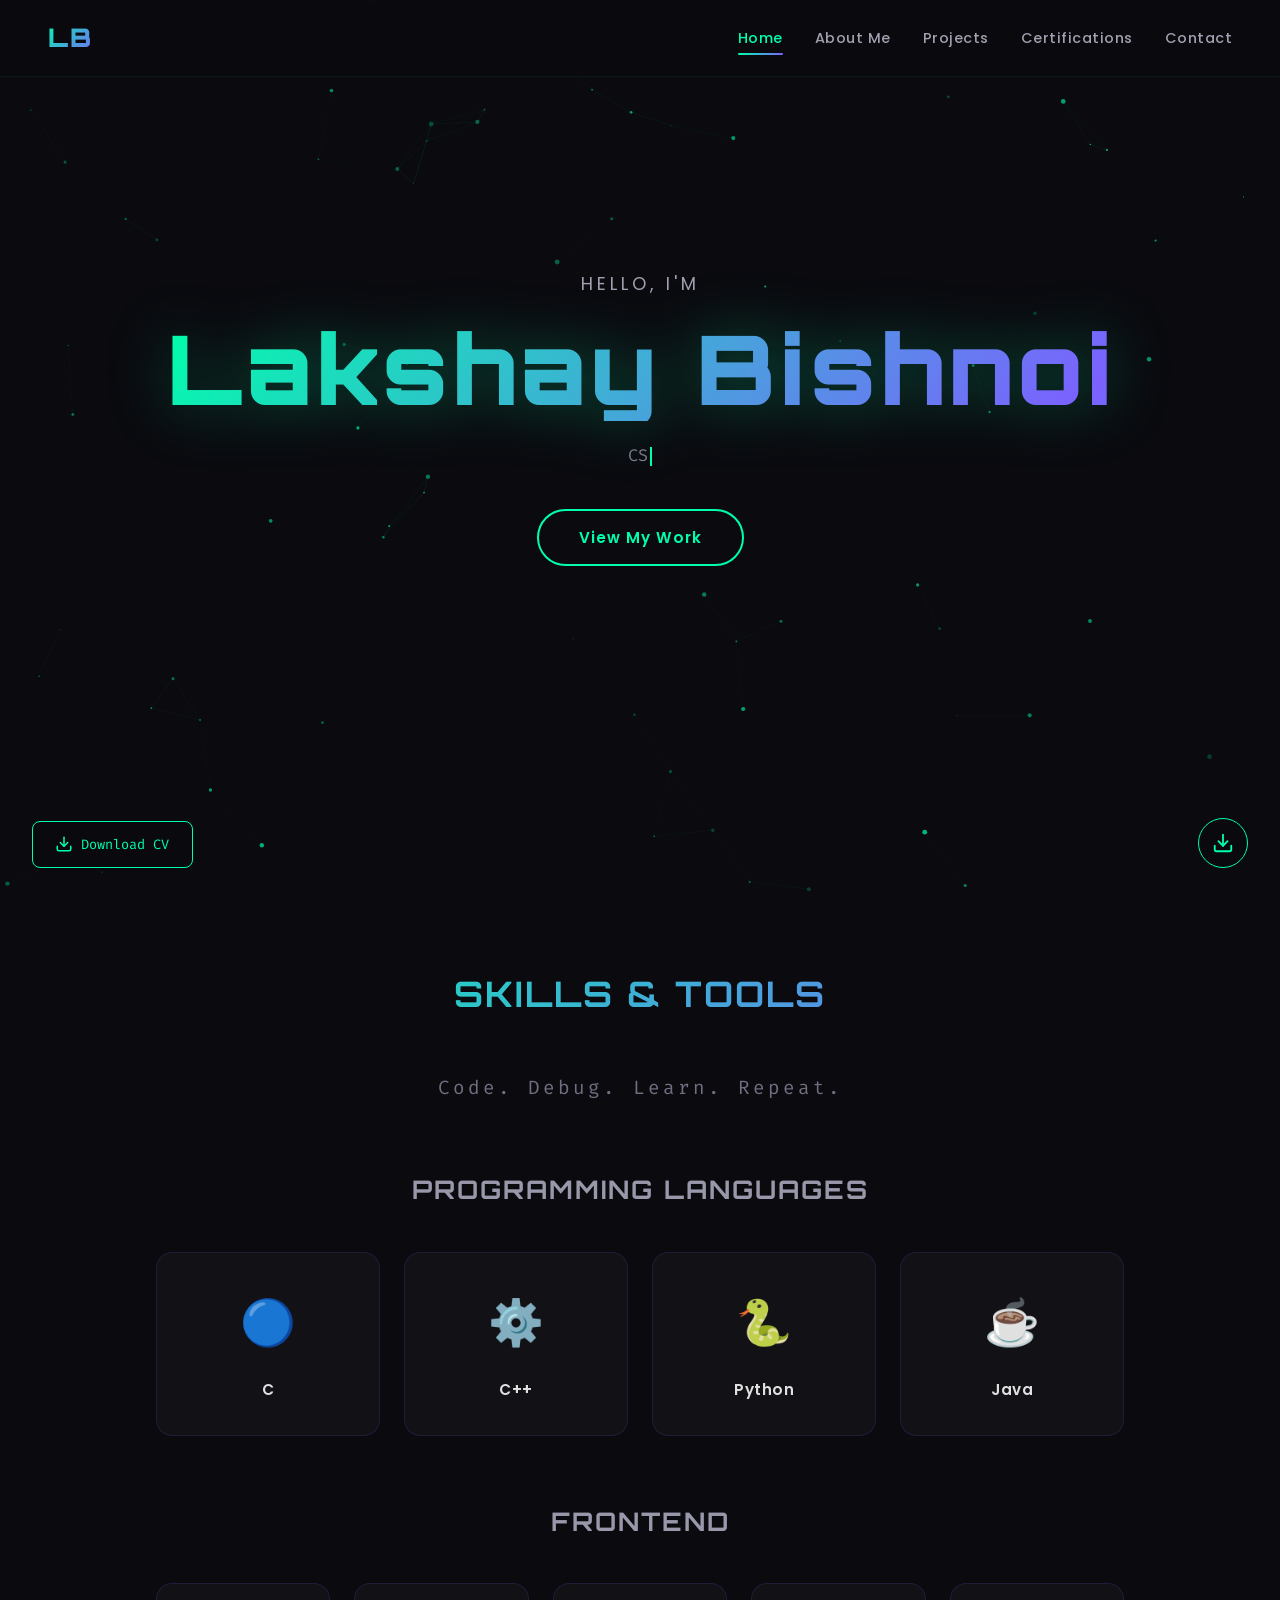
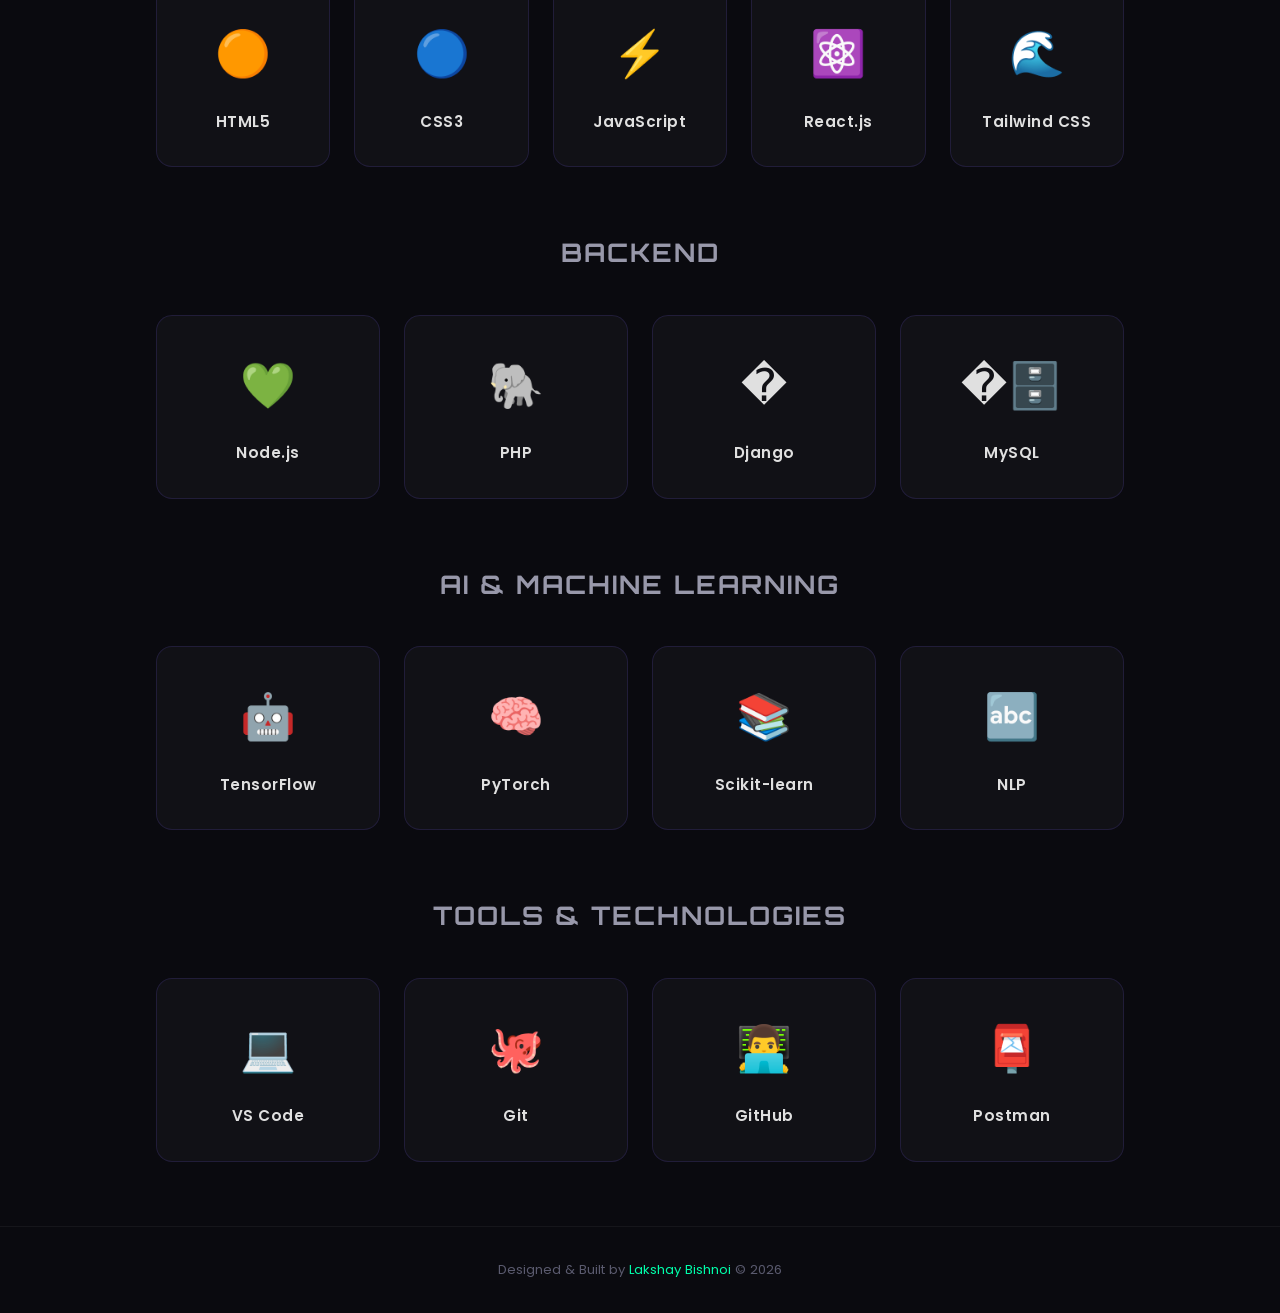
<file: index.html>
<!DOCTYPE html>
<html lang="en">
<head>
  <meta charset="UTF-8" />
  <meta name="viewport" content="width=device-width, initial-scale=1.0" />
  <title>Lakshay Bishnoi | Developer Portfolio</title>
  <meta name="description" content="Portfolio of Lakshay Bishnoi — CSE student, AI/ML enthusiast, and backend developer." />

  <!-- Google Fonts -->
  <link rel="preconnect" href="https://fonts.googleapis.com" />
  <link rel="preconnect" href="https://fonts.gstatic.com" crossorigin />
  <link href="https://fonts.googleapis.com/css2?family=Orbitron:wght@400;600;700;900&family=Poppins:wght@300;400;500;600;700&family=Fira+Code:wght@400;500&display=swap" rel="stylesheet" />

  <link rel="stylesheet" href="style.css" />
</head>
<body>

  <!-- Particle Background -->
  <canvas id="particles-canvas"></canvas>

  <!-- Navigation -->
  <nav class="navbar">
    <a href="index.html" class="nav-logo">LB</a>
    <div class="hamburger">
      <span></span>
      <span></span>
      <span></span>
    </div>
    <ul class="nav-links">
      <li><a href="index.html" class="active">Home</a></li>
      <li><a href="about.html">About Me</a></li>
      <li><a href="projects.html">Projects</a></li>
      <li><a href="certifications.html">Certifications</a></li>
      <li><a href="contact.html">Contact</a></li>
    </ul>
  </nav>

  <!-- ===== Hero Section ===== -->
  <section class="hero" id="home">
    <p class="hero-subtitle">Hello, I'm</p>
    <h1 class="hero-name">Lakshay Bishnoi</h1>
    <p class="hero-tagline">
      <span class="typing-text"></span><span class="cursor"></span>
    </p>
    <a href="projects.html" class="hero-cta">View My Work</a>
  </section>

  <!-- Download CV Button -->
  <a href="certifications/Lakshay Bishnoi cv.pdf" download class="download-cv-btn">
    <svg xmlns="http://www.w3.org/2000/svg" width="18" height="18" viewBox="0 0 24 24" fill="none" stroke="currentColor" stroke-width="2" stroke-linecap="round" stroke-linejoin="round"><path d="M21 15v4a2 2 0 0 1-2 2H5a2 2 0 0 1-2-2v-4"/><polyline points="7 10 12 15 17 10"/><line x1="12" y1="15" x2="12" y2="3"/></svg>
    Download CV
  </a>

  <!-- Download Portfolio as PDF Button -->
  <button class="download-portfolio-btn" onclick="downloadFullPortfolio()" title="Download Portfolio as PDF">
    <svg xmlns="http://www.w3.org/2000/svg" width="22" height="22" viewBox="0 0 24 24" fill="none" stroke="currentColor" stroke-width="2" stroke-linecap="round" stroke-linejoin="round"><path d="M21 15v4a2 2 0 0 1-2 2H5a2 2 0 0 1-2-2v-4"/><polyline points="7 10 12 15 17 10"/><line x1="12" y1="15" x2="12" y2="3"/></svg>
  </button>

  <!-- ===== Skills & Tools Section ===== -->
  <section class="skills-section">
    <h2 class="section-title">Skills & Tools</h2>
    <p class="skills-tagline">Code. Debug. Learn. Repeat.</p>

    <!-- Programming Section -->
    <div class="skills-category">
      <h3 class="category-title">Programming Languages</h3>
      <div class="skills-grid">
        <div class="skill-card">
          <div class="skill-icon">🔵</div>
          <h4 class="skill-name">C</h4>
        </div>
        <div class="skill-card">
          <div class="skill-icon">⚙️</div>
          <h4 class="skill-name">C++</h4>
        </div>
        <div class="skill-card">
          <div class="skill-icon">🐍</div>
          <h4 class="skill-name">Python</h4>
        </div>
        <div class="skill-card">
          <div class="skill-icon">☕</div>
          <h4 class="skill-name">Java</h4>
        </div>
      </div>
    </div>

    <!-- Frontend Section -->
    <div class="skills-category">
      <h3 class="category-title">Frontend</h3>
      <div class="skills-grid">
        <div class="skill-card">
          <div class="skill-icon">🟠</div>
          <h4 class="skill-name">HTML5</h4>
        </div>
        <div class="skill-card">
          <div class="skill-icon">🔵</div>
          <h4 class="skill-name">CSS3</h4>
        </div>
        <div class="skill-card">
          <div class="skill-icon">⚡</div>
          <h4 class="skill-name">JavaScript</h4>
        </div>
        <div class="skill-card">
          <div class="skill-icon">⚛️</div>
          <h4 class="skill-name">React.js</h4>
        </div>
        <div class="skill-card">
          <div class="skill-icon">🌊</div>
          <h4 class="skill-name">Tailwind CSS</h4>
        </div>
      </div>
    </div>

    <!-- Backend Section -->
    <div class="skills-category">
      <h3 class="category-title">Backend</h3>
      <div class="skills-grid">
        <div class="skill-card">
          <div class="skill-icon">💚</div>
          <h4 class="skill-name">Node.js</h4>
        </div>
        <div class="skill-card">
          <div class="skill-icon">🐘</div>
          <h4 class="skill-name">PHP</h4>
        </div>
        <div class="skill-card">
          <div class="skill-icon">�</div>
          <h4 class="skill-name">Django</h4>
        </div>
        <div class="skill-card">
          <div class="skill-icon">�🗄️</div>
          <h4 class="skill-name">MySQL</h4>
        </div>
      </div>
    </div>

    <!-- AI & Machine Learning Section -->
    <div class="skills-category">
      <h3 class="category-title">AI & Machine Learning</h3>
      <div class="skills-grid">
        <div class="skill-card">
          <div class="skill-icon">🤖</div>
          <h4 class="skill-name">TensorFlow</h4>
        </div>
        <div class="skill-card">
          <div class="skill-icon">🧠</div>
          <h4 class="skill-name">PyTorch</h4>
        </div>
        <div class="skill-card">
          <div class="skill-icon">📚</div>
          <h4 class="skill-name">Scikit-learn</h4>
        </div>
        <div class="skill-card">
          <div class="skill-icon">🔤</div>
          <h4 class="skill-name">NLP</h4>
        </div>
      </div>
    </div>

    <!-- Tools & Technologies Section -->
    <div class="skills-category">
      <h3 class="category-title">Tools & Technologies</h3>
      <div class="skills-grid">
        <div class="skill-card">
          <div class="skill-icon">💻</div>
          <h4 class="skill-name">VS Code</h4>
        </div>
        <div class="skill-card">
          <div class="skill-icon">🐙</div>
          <h4 class="skill-name">Git</h4>
        </div>
        <div class="skill-card">
          <div class="skill-icon">👨‍💻</div>
          <h4 class="skill-name">GitHub</h4>
        </div>
        <div class="skill-card">
          <div class="skill-icon">📮</div>
          <h4 class="skill-name">Postman</h4>
        </div>
      </div>
    </div>
  </section>

  <!-- Footer -->
  <footer class="footer">
    <p>Designed &amp; Built by <span>Lakshay Bishnoi</span> &copy; 2026</p>
  </footer>

  <script src="script.js"></script>
  <script>
    async function downloadFullPortfolio() {
      const pages = ['index.html', 'about.html', 'projects.html', 'certifications.html', 'contact.html'];
      const pageTitles = ['Home', 'About Me', 'Projects', 'Certifications', 'Contact'];
      let combinedContent = '';

      for (let i = 0; i < pages.length; i++) {
        try {
          const res = await fetch(pages[i]);
          const html = await res.text();
          const parser = new DOMParser();
          const doc = parser.parseFromString(html, 'text/html');
          const section = doc.querySelector('.hero, .page-section');
          if (section) {
            combinedContent += '<div class="pdf-page">';
            combinedContent += '<h1 class="pdf-page-title">' + pageTitles[i] + '</h1>';
            combinedContent += section.innerHTML;
            combinedContent += '</div>';
          }
        } catch (e) { /* skip failed pages */ }
      }

      const printWindow = window.open('', '_blank');
      printWindow.document.write(`
        <!DOCTYPE html>
        <html><head>
          <title>Lakshay Bishnoi - Portfolio</title>
          <link href="https://fonts.googleapis.com/css2?family=Orbitron:wght@400;600;700;900&family=Poppins:wght@300;400;500;600;700&family=Fira+Code:wght@400;500&display=swap" rel="stylesheet" />
          <style>
            * { margin: 0; padding: 0; box-sizing: border-box; }
            body { font-family: 'Poppins', sans-serif; color: #222; background: #fff; padding: 2rem; }
            .pdf-page { page-break-after: always; margin-bottom: 2rem; padding-bottom: 2rem; border-bottom: 2px solid #eee; }
            .pdf-page:last-child { page-break-after: avoid; border-bottom: none; }
            .pdf-page-title { font-family: 'Orbitron', sans-serif; font-size: 1.8rem; color: #7b61ff; margin-bottom: 1.5rem; padding-bottom: 0.5rem; border-bottom: 2px solid #00ffaa; }
            h1, h2, h3 { color: #111; }
            .hero-name { font-family: 'Orbitron', sans-serif; font-size: 2.5rem; color: #7b61ff; background: none; -webkit-text-fill-color: #7b61ff; }
            .hero-subtitle { font-size: 1rem; color: #555; margin-bottom: 0.5rem; }
            .hero-tagline { font-size: 1rem; color: #333; margin: 0.5rem 0; }
            .hero-cta { display: none; }
            .cursor { display: none; }
            .section-title { font-family: 'Orbitron', sans-serif; font-size: 1.5rem; color: #7b61ff; margin-bottom: 1rem; }
            .about-text p { margin-bottom: 0.8rem; line-height: 1.7; color: #333; }
            .tech-stack { display: flex; flex-wrap: wrap; gap: 0.5rem; margin-top: 1rem; }
            .tech-tag { background: #f0f0f0; padding: 0.3rem 0.8rem; border-radius: 15px; font-size: 0.8rem; color: #333; border: 1px solid #ddd; }
            .projects-grid, .certs-grid { display: grid; grid-template-columns: repeat(2, 1fr); gap: 1.5rem; margin-top: 1rem; }
            .project-card, .cert-card { background: #f9f9f9; border: 1px solid #ddd; border-radius: 10px; padding: 1.2rem; }
            .project-title, .cert-title { font-size: 1rem; margin-bottom: 0.3rem; color: #111; }
            .project-desc { font-size: 0.85rem; color: #555; line-height: 1.5; }
            .project-tech { display: flex; flex-wrap: wrap; gap: 0.3rem; margin-top: 0.5rem; }
            .project-tech span { background: #e8e8e8; padding: 0.2rem 0.5rem; border-radius: 10px; font-size: 0.7rem; color: #444; }
            .cert-issuer { font-size: 0.8rem; color: #777; }
            .cert-img { max-width: 100%; border-radius: 6px; margin-bottom: 0.5rem; }
            .cert-download { display: none; }
            .project-links { display: none; }
            .profile-card { text-align: center; margin-bottom: 1.5rem; }
            .profile-img { width: 120px; height: 120px; border-radius: 50%; object-fit: cover; }
            .profile-img-wrapper { display: inline-block; }
            .profile-name-hero { font-family: 'Orbitron', sans-serif; font-size: 1.3rem; color: #7b61ff; background: none; -webkit-text-fill-color: #7b61ff; margin-top: 0.5rem; }
            .contact-links { display: flex; flex-wrap: wrap; gap: 1rem; margin-top: 1rem; }
            .contact-item { display: flex; align-items: center; gap: 0.5rem; color: #333; text-decoration: none; font-size: 0.9rem; }
            .contact-item svg { width: 20px; height: 20px; fill: #7b61ff; }
            .contact-text { color: #555; line-height: 1.6; margin-bottom: 1rem; }
            img { max-width: 100%; }
            @media print {
              body { padding: 1rem; }
              .pdf-page { page-break-after: always; }
            }
          </style>
        </head>
        <body>${combinedContent}
          <script>
            window.onload = function() {
              setTimeout(function() { window.print(); window.close(); }, 500);
            };
          <\/script>
        </body></html>
      `);
      printWindow.document.close();
    }
  </script>
</body>
</html>
</file>
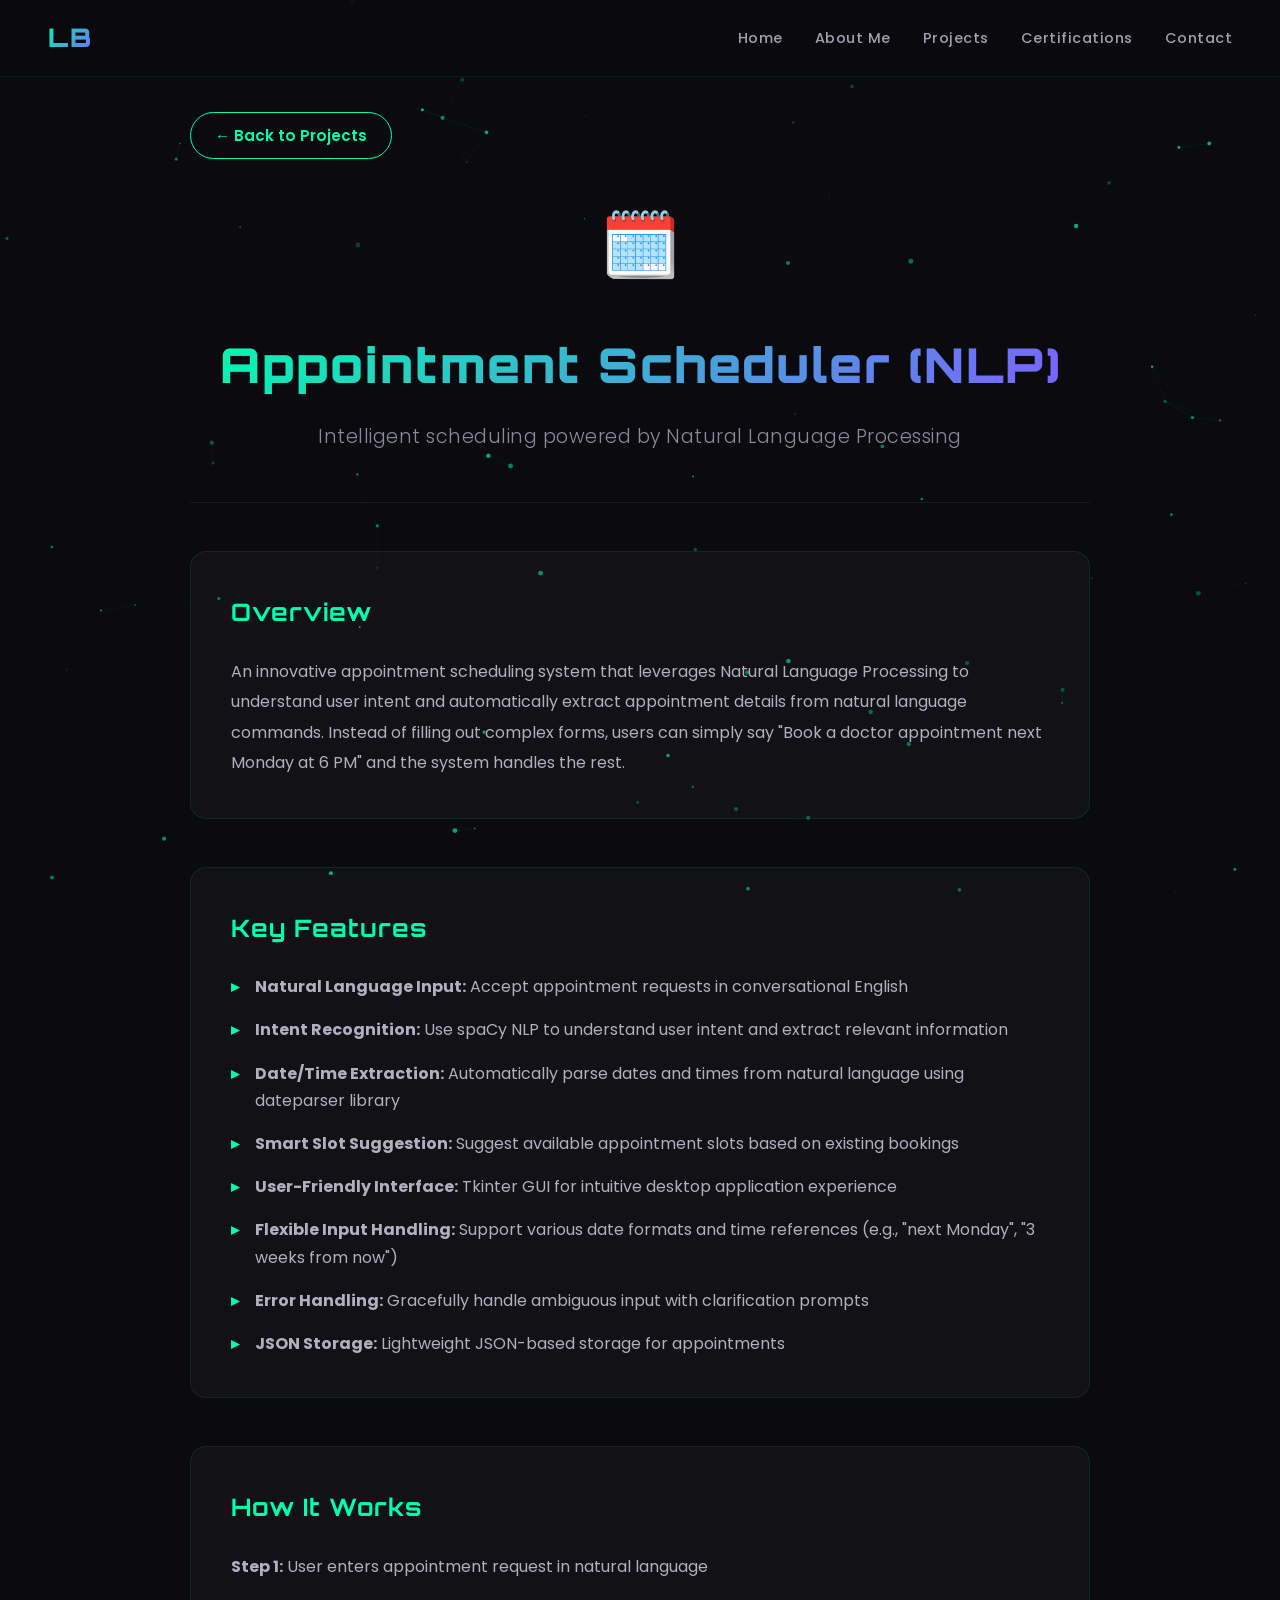
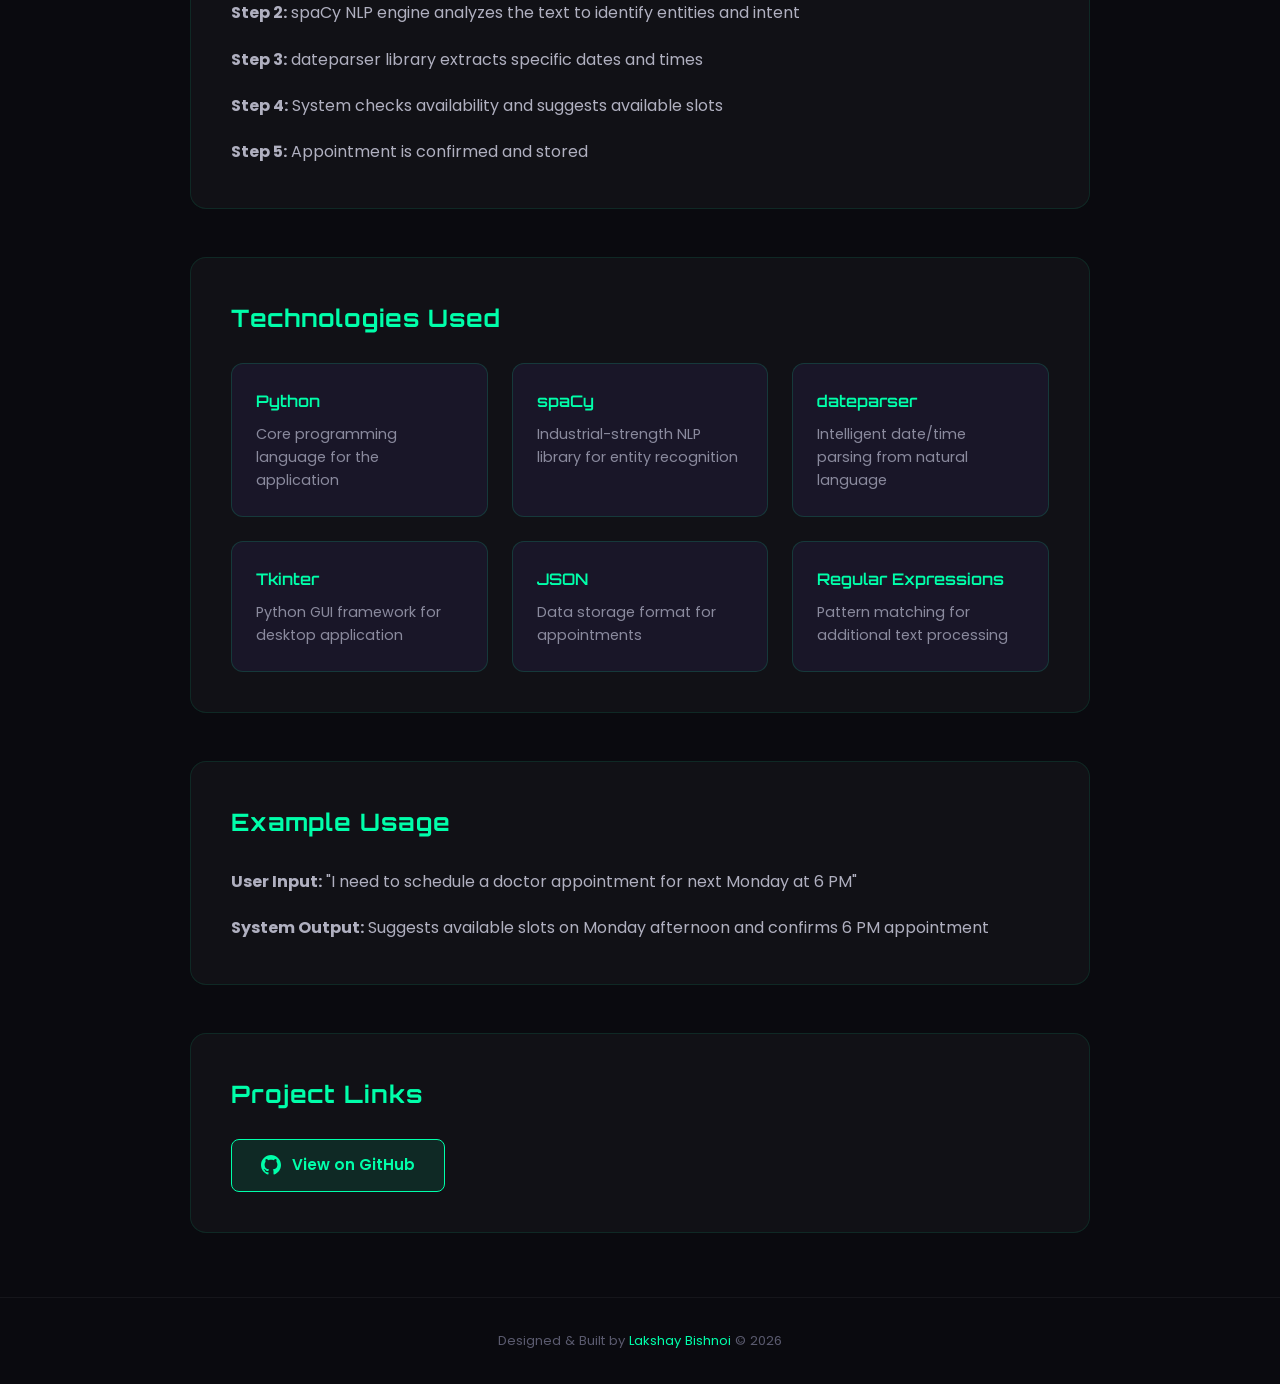
<file: project-appointment-scheduler.html>
<!DOCTYPE html>
<html lang="en">
<head>
  <meta charset="UTF-8" />
  <meta name="viewport" content="width=device-width, initial-scale=1.0" />
  <title>Appointment Scheduler (NLP) | Lakshay Bishnoi</title>
  <meta name="description" content="An intelligent appointment scheduling system powered by Natural Language Processing." />

  <link rel="preconnect" href="https://fonts.googleapis.com" />
  <link rel="preconnect" href="https://fonts.gstatic.com" crossorigin />
  <link href="https://fonts.googleapis.com/css2?family=Orbitron:wght@400;600;700;900&family=Poppins:wght@300;400;500;600;700&family=Fira+Code:wght@400;500&display=swap" rel="stylesheet" />

  <link rel="stylesheet" href="style.css" />
</head>
<body>

  <canvas id="particles-canvas"></canvas>

  <!-- Navigation -->
  <nav class="navbar">
    <a href="index.html" class="nav-logo">LB</a>
    <div class="hamburger">
      <span></span>
      <span></span>
      <span></span>
    </div>
    <ul class="nav-links">
      <li><a href="index.html">Home</a></li>
      <li><a href="about.html">About Me</a></li>
      <li><a href="projects.html">Projects</a></li>
      <li><a href="certifications.html">Certifications</a></li>
      <li><a href="contact.html">Contact</a></li>
    </ul>
  </nav>

  <!-- Project Details Section -->
  <section class="project-detail-section">
    <div class="project-detail-container">
      <a href="projects.html" class="back-button">← Back to Projects</a>
      
      <div class="project-detail-header">
        <div class="project-detail-icon">🗓️</div>
        <h1 class="project-detail-title">Appointment Scheduler (NLP)</h1>
        <p class="project-detail-subtitle">Intelligent scheduling powered by Natural Language Processing</p>
      </div>

      <div class="project-detail-content">
        <div class="detail-section">
          <h2>Overview</h2>
          <p>An innovative appointment scheduling system that leverages Natural Language Processing to understand user intent and automatically extract appointment details from natural language commands. Instead of filling out complex forms, users can simply say "Book a doctor appointment next Monday at 6 PM" and the system handles the rest.</p>
        </div>

        <div class="detail-section">
          <h2>Key Features</h2>
          <ul class="features-list">
            <li><strong>Natural Language Input:</strong> Accept appointment requests in conversational English</li>
            <li><strong>Intent Recognition:</strong> Use spaCy NLP to understand user intent and extract relevant information</li>
            <li><strong>Date/Time Extraction:</strong> Automatically parse dates and times from natural language using dateparser library</li>
            <li><strong>Smart Slot Suggestion:</strong> Suggest available appointment slots based on existing bookings</li>
            <li><strong>User-Friendly Interface:</strong> Tkinter GUI for intuitive desktop application experience</li>
            <li><strong>Flexible Input Handling:</strong> Support various date formats and time references (e.g., "next Monday", "3 weeks from now")</li>
            <li><strong>Error Handling:</strong> Gracefully handle ambiguous input with clarification prompts</li>
            <li><strong>JSON Storage:</strong> Lightweight JSON-based storage for appointments</li>
          </ul>
        </div>

        <div class="detail-section">
          <h2>How It Works</h2>
          <p><strong>Step 1:</strong> User enters appointment request in natural language</p>
          <p><strong>Step 2:</strong> spaCy NLP engine analyzes the text to identify entities and intent</p>
          <p><strong>Step 3:</strong> dateparser library extracts specific dates and times</p>
          <p><strong>Step 4:</strong> System checks availability and suggests available slots</p>
          <p><strong>Step 5:</strong> Appointment is confirmed and stored</p>
        </div>

        <div class="detail-section">
          <h2>Technologies Used</h2>
          <div class="tech-details-grid">
            <div class="tech-detail-card">
              <h3>Python</h3>
              <p>Core programming language for the application</p>
            </div>
            <div class="tech-detail-card">
              <h3>spaCy</h3>
              <p>Industrial-strength NLP library for entity recognition</p>
            </div>
            <div class="tech-detail-card">
              <h3>dateparser</h3>
              <p>Intelligent date/time parsing from natural language</p>
            </div>
            <div class="tech-detail-card">
              <h3>Tkinter</h3>
              <p>Python GUI framework for desktop application</p>
            </div>
            <div class="tech-detail-card">
              <h3>JSON</h3>
              <p>Data storage format for appointments</p>
            </div>
            <div class="tech-detail-card">
              <h3>Regular Expressions</h3>
              <p>Pattern matching for additional text processing</p>
            </div>
          </div>
        </div>

        <div class="detail-section">
          <h2>Example Usage</h2>
          <p><strong>User Input:</strong> "I need to schedule a doctor appointment for next Monday at 6 PM"</p>
          <p><strong>System Output:</strong> Suggests available slots on Monday afternoon and confirms 6 PM appointment</p>
        </div>

        <div class="detail-section">
          <h2>Project Links</h2>
          <div class="project-links-detail">
            <a href="https://github.com/lakshay290/appointment-scheduler" target="_blank" rel="noopener noreferrer" class="detail-link">
              <svg xmlns="http://www.w3.org/2000/svg" viewBox="0 0 24 24" fill="currentColor"><path d="M12 0c-6.626 0-12 5.373-12 12 0 5.302 3.438 9.8 8.207 11.387.599.111.793-.261.793-.577v-2.234c-3.338.726-4.033-1.416-4.033-1.416-.546-1.387-1.333-1.756-1.333-1.756-1.089-.745.083-.729.083-.729 1.205.084 1.839 1.237 1.839 1.237 1.07 1.834 2.807 1.304 3.492.997.107-.775.418-1.305.762-1.604-2.665-.305-5.467-1.334-5.467-5.931 0-1.311.469-2.381 1.236-3.221-.124-.303-.535-1.524.117-3.176 0 0 1.008-.322 3.301 1.23.957-.266 1.983-.399 3.003-.404 1.02.005 2.047.138 3.006.404 2.291-1.552 3.297-1.23 3.297-1.23.653 1.653.242 2.874.118 3.176.77.84 1.235 1.911 1.235 3.221 0 4.609-2.807 5.624-5.479 5.921.43.372.823 1.102.823 2.222v 3.293c0 .319.192.694.801.576 4.765-1.589 8.199-6.086 8.199-11.386 0-6.627-5.373-12-12-12z"/></svg>
              View on GitHub
            </a>
          </div>
        </div>
      </div>
    </div>
  </section>

  <footer class="footer">
    <p>Designed &amp; Built by <span>Lakshay Bishnoi</span> &copy; 2026</p>
  </footer>

  <script src="script.js"></script>
</body>
</html>
</file>
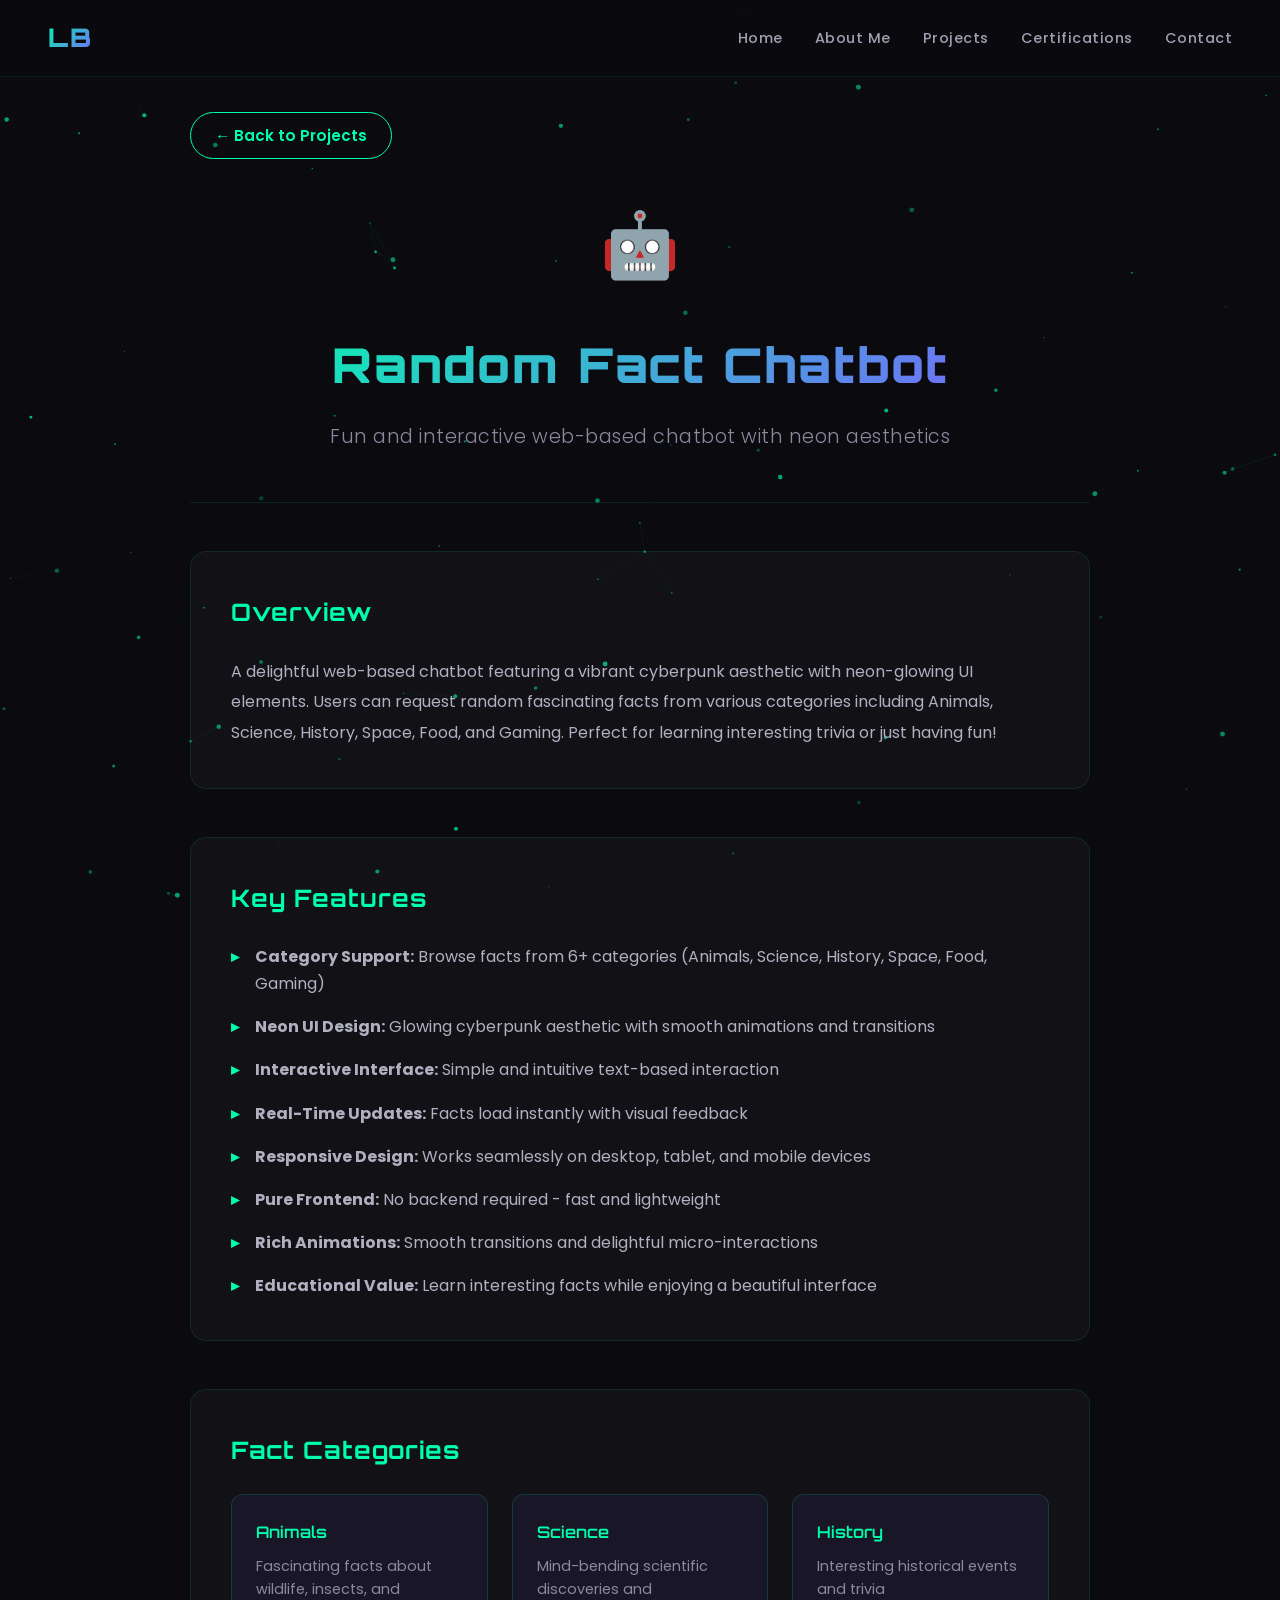
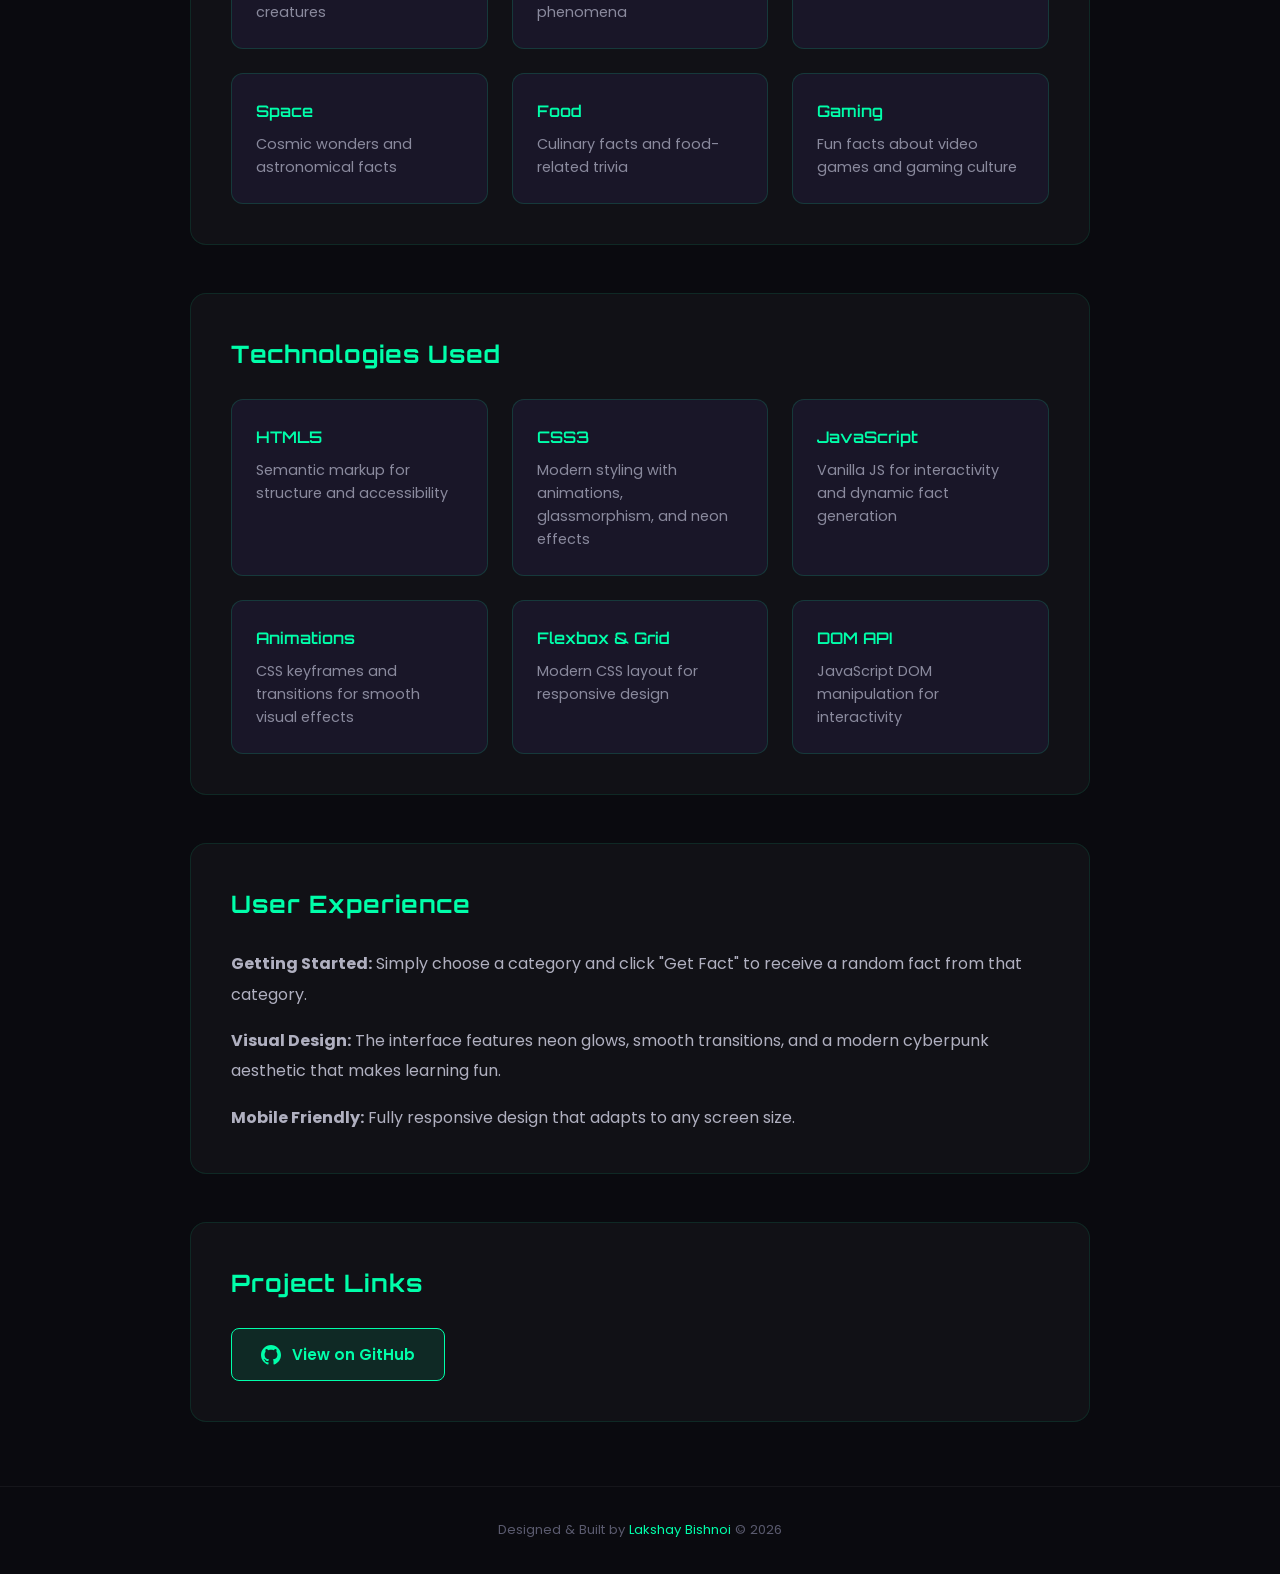
<file: project-chatbot.html>
<!DOCTYPE html>
<html lang="en">
<head>
  <meta charset="UTF-8" />
  <meta name="viewport" content="width=device-width, initial-scale=1.0" />
  <title>Random Fact Chatbot | Lakshay Bishnoi</title>
  <meta name="description" content="A fun and interactive web-based chatbot with a neon-glowing UI that delivers random quirky facts." />

  <link rel="preconnect" href="https://fonts.googleapis.com" />
  <link rel="preconnect" href="https://fonts.gstatic.com" crossorigin />
  <link href="https://fonts.googleapis.com/css2?family=Orbitron:wght@400;600;700;900&family=Poppins:wght@300;400;500;600;700&family=Fira+Code:wght@400;500&display=swap" rel="stylesheet" />

  <link rel="stylesheet" href="style.css" />
</head>
<body>

  <canvas id="particles-canvas"></canvas>

  <!-- Navigation -->
  <nav class="navbar">
    <a href="index.html" class="nav-logo">LB</a>
    <div class="hamburger">
      <span></span>
      <span></span>
      <span></span>
    </div>
    <ul class="nav-links">
      <li><a href="index.html">Home</a></li>
      <li><a href="about.html">About Me</a></li>
      <li><a href="projects.html">Projects</a></li>
      <li><a href="certifications.html">Certifications</a></li>
      <li><a href="contact.html">Contact</a></li>
    </ul>
  </nav>

  <!-- Project Details Section -->
  <section class="project-detail-section">
    <div class="project-detail-container">
      <a href="projects.html" class="back-button">← Back to Projects</a>
      
      <div class="project-detail-header">
        <div class="project-detail-icon">🤖</div>
        <h1 class="project-detail-title">Random Fact Chatbot</h1>
        <p class="project-detail-subtitle">Fun and interactive web-based chatbot with neon aesthetics</p>
      </div>

      <div class="project-detail-content">
        <div class="detail-section">
          <h2>Overview</h2>
          <p>A delightful web-based chatbot featuring a vibrant cyberpunk aesthetic with neon-glowing UI elements. Users can request random fascinating facts from various categories including Animals, Science, History, Space, Food, and Gaming. Perfect for learning interesting trivia or just having fun!</p>
        </div>

        <div class="detail-section">
          <h2>Key Features</h2>
          <ul class="features-list">
            <li><strong>Category Support:</strong> Browse facts from 6+ categories (Animals, Science, History, Space, Food, Gaming)</li>
            <li><strong>Neon UI Design:</strong> Glowing cyberpunk aesthetic with smooth animations and transitions</li>
            <li><strong>Interactive Interface:</strong> Simple and intuitive text-based interaction</li>
            <li><strong>Real-Time Updates:</strong> Facts load instantly with visual feedback</li>
            <li><strong>Responsive Design:</strong> Works seamlessly on desktop, tablet, and mobile devices</li>
            <li><strong>Pure Frontend:</strong> No backend required - fast and lightweight</li>
            <li><strong>Rich Animations:</strong> Smooth transitions and delightful micro-interactions</li>
            <li><strong>Educational Value:</strong> Learn interesting facts while enjoying a beautiful interface</li>
          </ul>
        </div>

        <div class="detail-section">
          <h2>Fact Categories</h2>
          <div class="tech-details-grid">
            <div class="tech-detail-card">
              <h3>Animals</h3>
              <p>Fascinating facts about wildlife, insects, and creatures</p>
            </div>
            <div class="tech-detail-card">
              <h3>Science</h3>
              <p>Mind-bending scientific discoveries and phenomena</p>
            </div>
            <div class="tech-detail-card">
              <h3>History</h3>
              <p>Interesting historical events and trivia</p>
            </div>
            <div class="tech-detail-card">
              <h3>Space</h3>
              <p>Cosmic wonders and astronomical facts</p>
            </div>
            <div class="tech-detail-card">
              <h3>Food</h3>
              <p>Culinary facts and food-related trivia</p>
            </div>
            <div class="tech-detail-card">
              <h3>Gaming</h3>
              <p>Fun facts about video games and gaming culture</p>
            </div>
          </div>
        </div>

        <div class="detail-section">
          <h2>Technologies Used</h2>
          <div class="tech-details-grid">
            <div class="tech-detail-card">
              <h3>HTML5</h3>
              <p>Semantic markup for structure and accessibility</p>
            </div>
            <div class="tech-detail-card">
              <h3>CSS3</h3>
              <p>Modern styling with animations, glassmorphism, and neon effects</p>
            </div>
            <div class="tech-detail-card">
              <h3>JavaScript</h3>
              <p>Vanilla JS for interactivity and dynamic fact generation</p>
            </div>
            <div class="tech-detail-card">
              <h3>Animations</h3>
              <p>CSS keyframes and transitions for smooth visual effects</p>
            </div>
            <div class="tech-detail-card">
              <h3>Flexbox & Grid</h3>
              <p>Modern CSS layout for responsive design</p>
            </div>
            <div class="tech-detail-card">
              <h3>DOM API</h3>
              <p>JavaScript DOM manipulation for interactivity</p>
            </div>
          </div>
        </div>

        <div class="detail-section">
          <h2>User Experience</h2>
          <p><strong>Getting Started:</strong> Simply choose a category and click "Get Fact" to receive a random fact from that category.</p>
          <p><strong>Visual Design:</strong> The interface features neon glows, smooth transitions, and a modern cyberpunk aesthetic that makes learning fun.</p>
          <p><strong>Mobile Friendly:</strong> Fully responsive design that adapts to any screen size.</p>
        </div>

        <div class="detail-section">
          <h2>Project Links</h2>
          <div class="project-links-detail">
            <a href="https://github.com/lakshay290/random-fact-chatbot" target="_blank" rel="noopener noreferrer" class="detail-link">
              <svg xmlns="http://www.w3.org/2000/svg" viewBox="0 0 24 24" fill="currentColor"><path d="M12 0c-6.626 0-12 5.373-12 12 0 5.302 3.438 9.8 8.207 11.387.599.111.793-.261.793-.577v-2.234c-3.338.726-4.033-1.416-4.033-1.416-.546-1.387-1.333-1.756-1.333-1.756-1.089-.745.083-.729.083-.729 1.205.084 1.839 1.237 1.839 1.237 1.07 1.834 2.807 1.304 3.492.997.107-.775.418-1.305.762-1.604-2.665-.305-5.467-1.334-5.467-5.931 0-1.311.469-2.381 1.236-3.221-.124-.303-.535-1.524.117-3.176 0 0 1.008-.322 3.301 1.23.957-.266 1.983-.399 3.003-.404 1.02.005 2.047.138 3.006.404 2.291-1.552 3.297-1.23 3.297-1.23.653 1.653.242 2.874.118 3.176.77.84 1.235 1.911 1.235 3.221 0 4.609-2.807 5.624-5.479 5.921.43.372.823 1.102.823 2.222v 3.293c0 .319.192.694.801.576 4.765-1.589 8.199-6.086 8.199-11.386 0-6.627-5.373-12-12-12z"/></svg>
              View on GitHub
            </a>
          </div>
        </div>
      </div>
    </div>
  </section>

  <footer class="footer">
    <p>Designed &amp; Built by <span>Lakshay Bishnoi</span> &copy; 2026</p>
  </footer>

  <script src="script.js"></script>
</body>
</html>
</file>
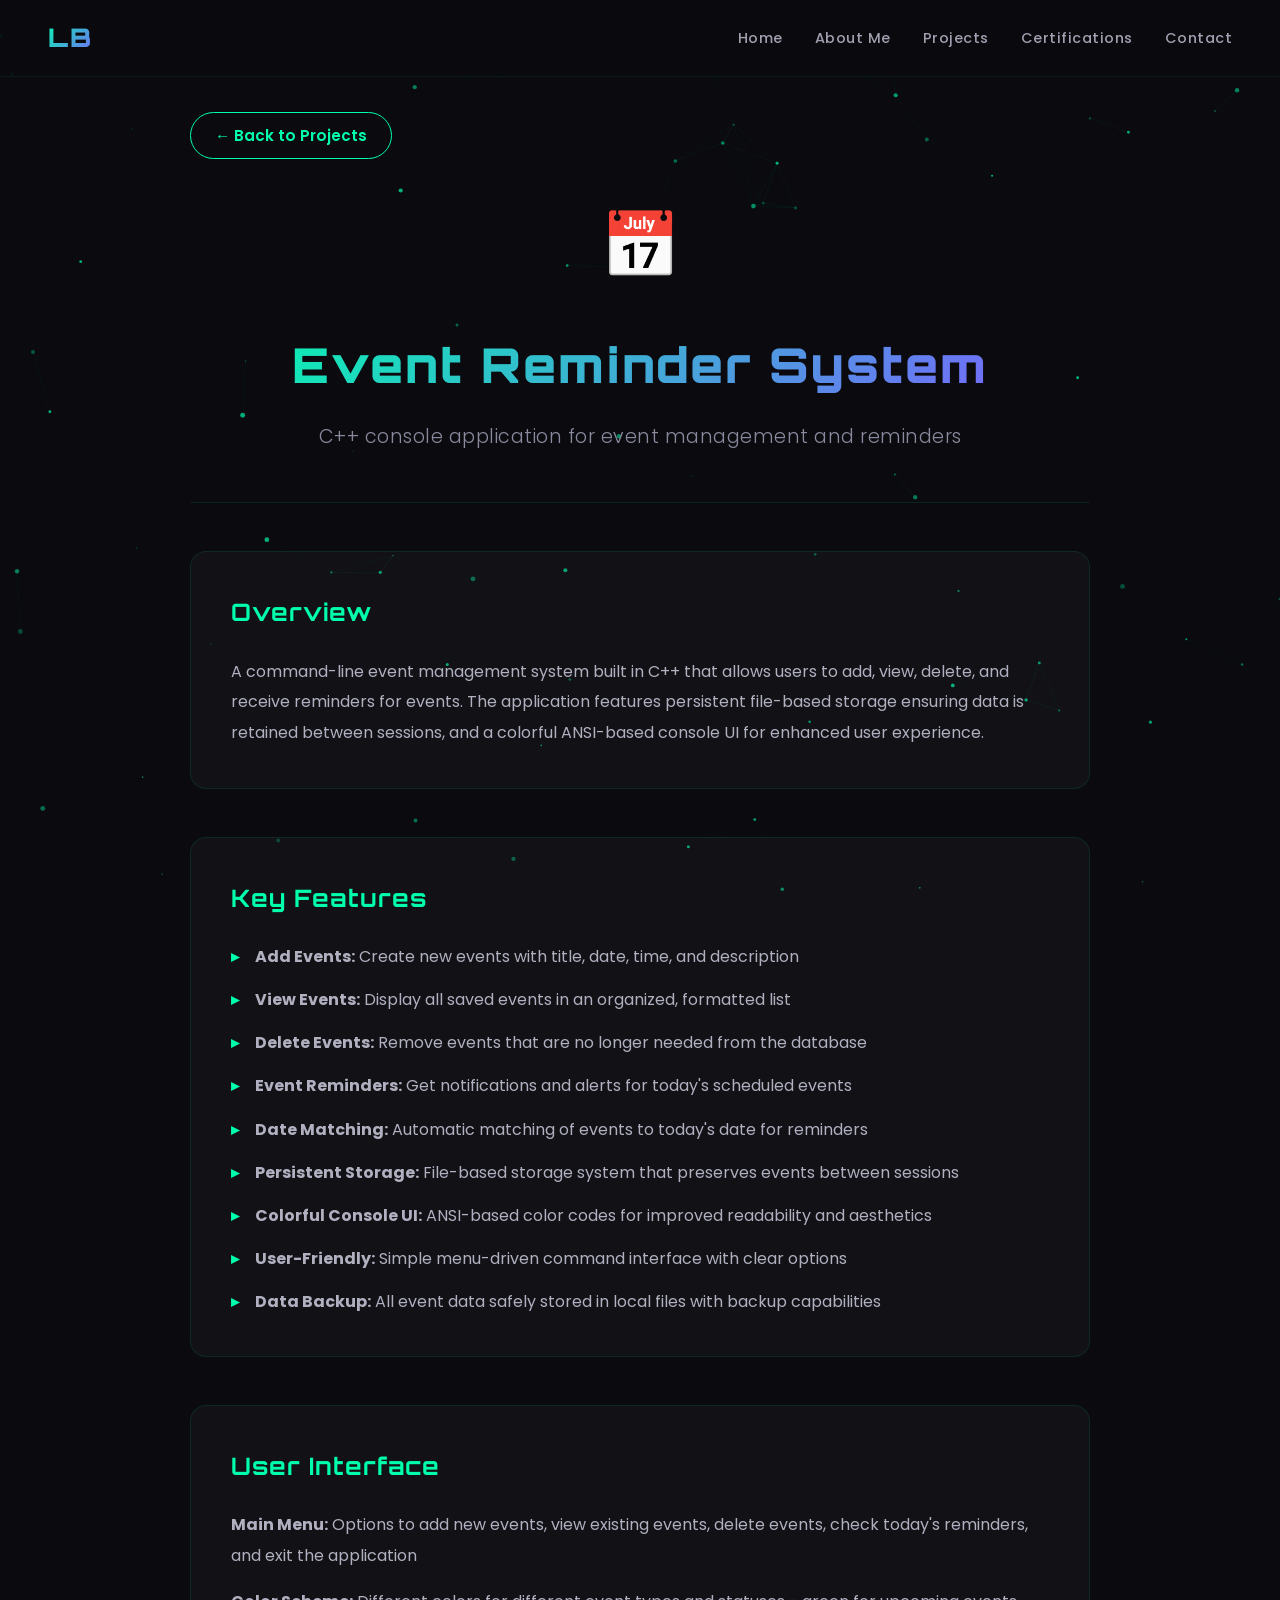
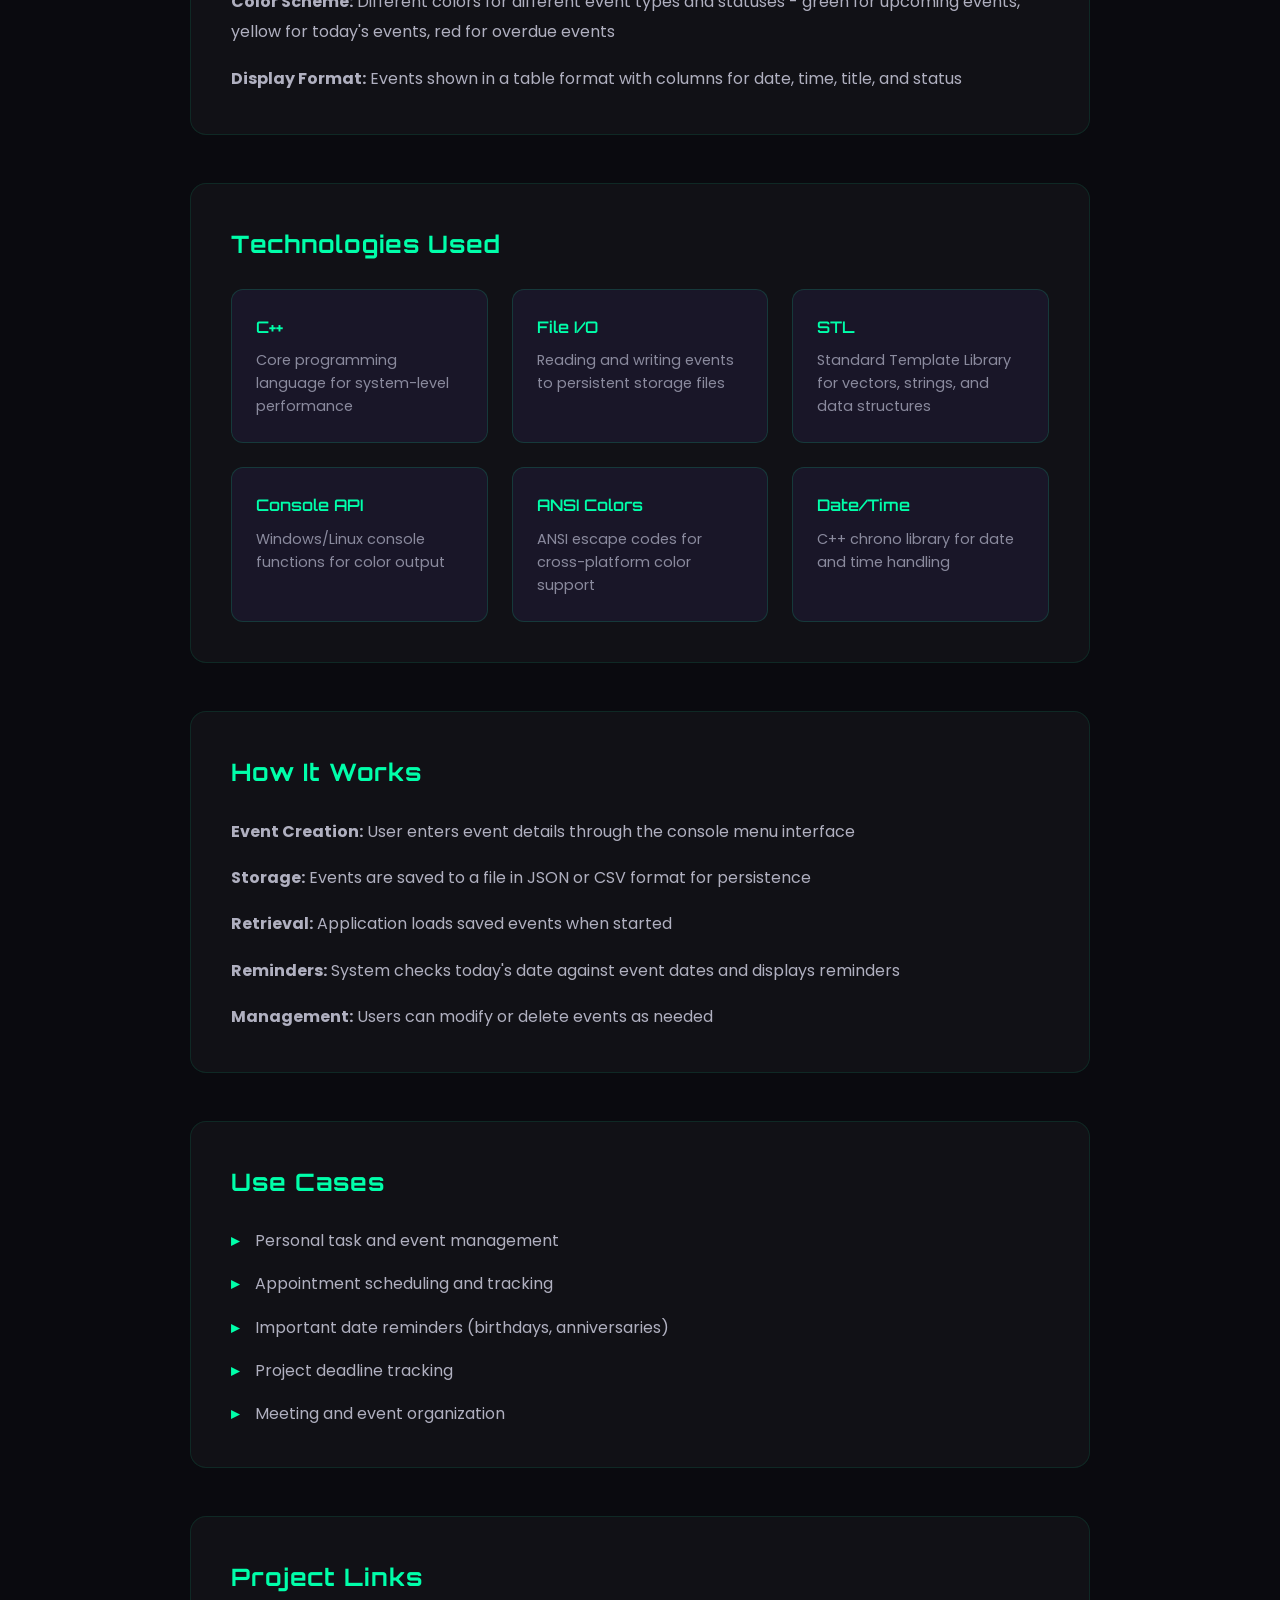
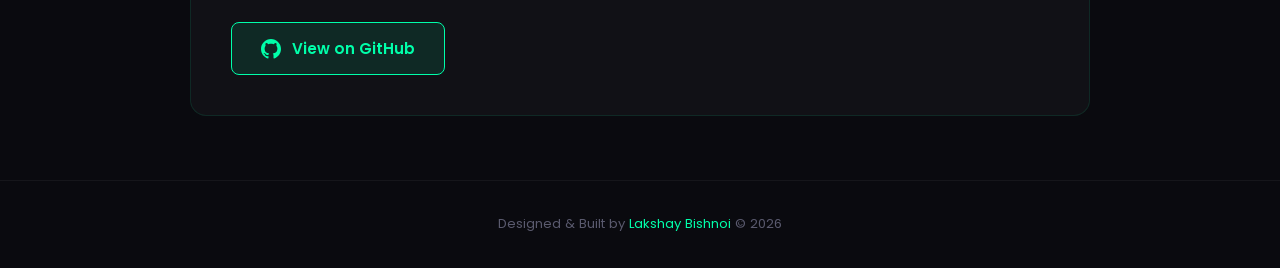
<file: project-event-reminder.html>
<!DOCTYPE html>
<html lang="en">
<head>
  <meta charset="UTF-8" />
  <meta name="viewport" content="width=device-width, initial-scale=1.0" />
  <title>Event Reminder System | Lakshay Bishnoi</title>
  <meta name="description" content="A C++ console-based event management system with reminders and persistent storage." />

  <link rel="preconnect" href="https://fonts.googleapis.com" />
  <link rel="preconnect" href="https://fonts.gstatic.com" crossorigin />
  <link href="https://fonts.googleapis.com/css2?family=Orbitron:wght@400;600;700;900&family=Poppins:wght@300;400;500;600;700&family=Fira+Code:wght@400;500&display=swap" rel="stylesheet" />

  <link rel="stylesheet" href="style.css" />
</head>
<body>

  <canvas id="particles-canvas"></canvas>

  <!-- Navigation -->
  <nav class="navbar">
    <a href="index.html" class="nav-logo">LB</a>
    <div class="hamburger">
      <span></span>
      <span></span>
      <span></span>
    </div>
    <ul class="nav-links">
      <li><a href="index.html">Home</a></li>
      <li><a href="about.html">About Me</a></li>
      <li><a href="projects.html">Projects</a></li>
      <li><a href="certifications.html">Certifications</a></li>
      <li><a href="contact.html">Contact</a></li>
    </ul>
  </nav>

  <!-- Project Details Section -->
  <section class="project-detail-section">
    <div class="project-detail-container">
      <a href="projects.html" class="back-button">← Back to Projects</a>
      
      <div class="project-detail-header">
        <div class="project-detail-icon">📅</div>
        <h1 class="project-detail-title">Event Reminder System</h1>
        <p class="project-detail-subtitle">C++ console application for event management and reminders</p>
      </div>

      <div class="project-detail-content">
        <div class="detail-section">
          <h2>Overview</h2>
          <p>A command-line event management system built in C++ that allows users to add, view, delete, and receive reminders for events. The application features persistent file-based storage ensuring data is retained between sessions, and a colorful ANSI-based console UI for enhanced user experience.</p>
        </div>

        <div class="detail-section">
          <h2>Key Features</h2>
          <ul class="features-list">
            <li><strong>Add Events:</strong> Create new events with title, date, time, and description</li>
            <li><strong>View Events:</strong> Display all saved events in an organized, formatted list</li>
            <li><strong>Delete Events:</strong> Remove events that are no longer needed from the database</li>
            <li><strong>Event Reminders:</strong> Get notifications and alerts for today's scheduled events</li>
            <li><strong>Date Matching:</strong> Automatic matching of events to today's date for reminders</li>
            <li><strong>Persistent Storage:</strong> File-based storage system that preserves events between sessions</li>
            <li><strong>Colorful Console UI:</strong> ANSI-based color codes for improved readability and aesthetics</li>
            <li><strong>User-Friendly:</strong> Simple menu-driven command interface with clear options</li>
            <li><strong>Data Backup:</strong> All event data safely stored in local files with backup capabilities</li>
          </ul>
        </div>

        <div class="detail-section">
          <h2>User Interface</h2>
          <p><strong>Main Menu:</strong> Options to add new events, view existing events, delete events, check today's reminders, and exit the application</p>
          <p><strong>Color Scheme:</strong> Different colors for different event types and statuses - green for upcoming events, yellow for today's events, red for overdue events</p>
          <p><strong>Display Format:</strong> Events shown in a table format with columns for date, time, title, and status</p>
        </div>

        <div class="detail-section">
          <h2>Technologies Used</h2>
          <div class="tech-details-grid">
            <div class="tech-detail-card">
              <h3>C++</h3>
              <p>Core programming language for system-level performance</p>
            </div>
            <div class="tech-detail-card">
              <h3>File I/O</h3>
              <p>Reading and writing events to persistent storage files</p>
            </div>
            <div class="tech-detail-card">
              <h3>STL</h3>
              <p>Standard Template Library for vectors, strings, and data structures</p>
            </div>
            <div class="tech-detail-card">
              <h3>Console API</h3>
              <p>Windows/Linux console functions for color output</p>
            </div>
            <div class="tech-detail-card">
              <h3>ANSI Colors</h3>
              <p>ANSI escape codes for cross-platform color support</p>
            </div>
            <div class="tech-detail-card">
              <h3>Date/Time</h3>
              <p>C++ chrono library for date and time handling</p>
            </div>
          </div>
        </div>

        <div class="detail-section">
          <h2>How It Works</h2>
          <p><strong>Event Creation:</strong> User enters event details through the console menu interface</p>
          <p><strong>Storage:</strong> Events are saved to a file in JSON or CSV format for persistence</p>
          <p><strong>Retrieval:</strong> Application loads saved events when started</p>
          <p><strong>Reminders:</strong> System checks today's date against event dates and displays reminders</p>
          <p><strong>Management:</strong> Users can modify or delete events as needed</p>
        </div>

        <div class="detail-section">
          <h2>Use Cases</h2>
          <ul class="features-list">
            <li>Personal task and event management</li>
            <li>Appointment scheduling and tracking</li>
            <li>Important date reminders (birthdays, anniversaries)</li>
            <li>Project deadline tracking</li>
            <li>Meeting and event organization</li>
          </ul>
        </div>

        <div class="detail-section">
          <h2>Project Links</h2>
          <div class="project-links-detail">
            <a href="https://github.com/lakshay290/evnet-remainder" target="_blank" rel="noopener noreferrer" class="detail-link">
              <svg xmlns="http://www.w3.org/2000/svg" viewBox="0 0 24 24" fill="currentColor"><path d="M12 0c-6.626 0-12 5.373-12 12 0 5.302 3.438 9.8 8.207 11.387.599.111.793-.261.793-.577v-2.234c-3.338.726-4.033-1.416-4.033-1.416-.546-1.387-1.333-1.756-1.333-1.756-1.089-.745.083-.729.083-.729 1.205.084 1.839 1.237 1.839 1.237 1.07 1.834 2.807 1.304 3.492.997.107-.775.418-1.305.762-1.604-2.665-.305-5.467-1.334-5.467-5.931 0-1.311.469-2.381 1.236-3.221-.124-.303-.535-1.524.117-3.176 0 0 1.008-.322 3.301 1.23.957-.266 1.983-.399 3.003-.404 1.02.005 2.047.138 3.006.404 2.291-1.552 3.297-1.23 3.297-1.23.653 1.653.242 2.874.118 3.176.77.84 1.235 1.911 1.235 3.221 0 4.609-2.807 5.624-5.479 5.921.43.372.823 1.102.823 2.222v 3.293c0 .319.192.694.801.576 4.765-1.589 8.199-6.086 8.199-11.386 0-6.627-5.373-12-12-12z"/></svg>
              View on GitHub
            </a>
          </div>
        </div>
      </div>
    </div>
  </section>

  <footer class="footer">
    <p>Designed &amp; Built by <span>Lakshay Bishnoi</span> &copy; 2026</p>
  </footer>

  <script src="script.js"></script>
</body>
</html>
</file>
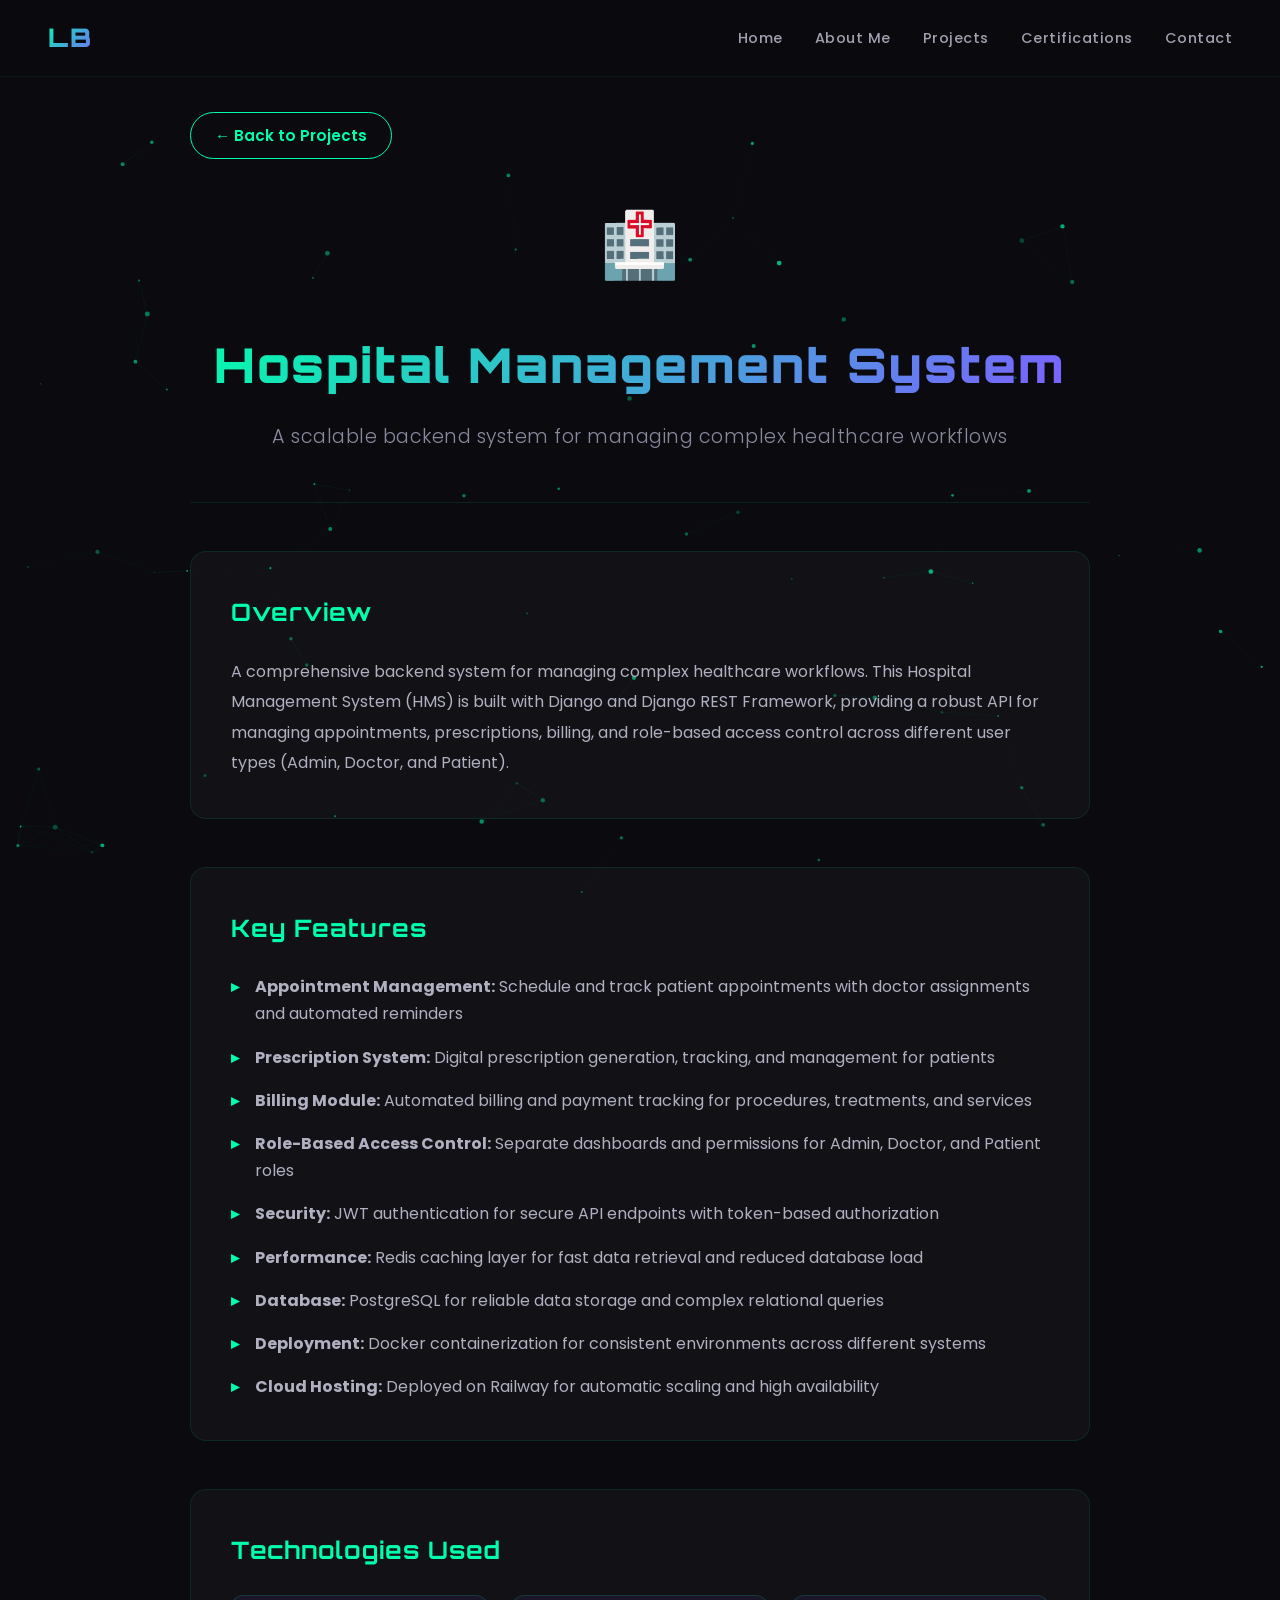
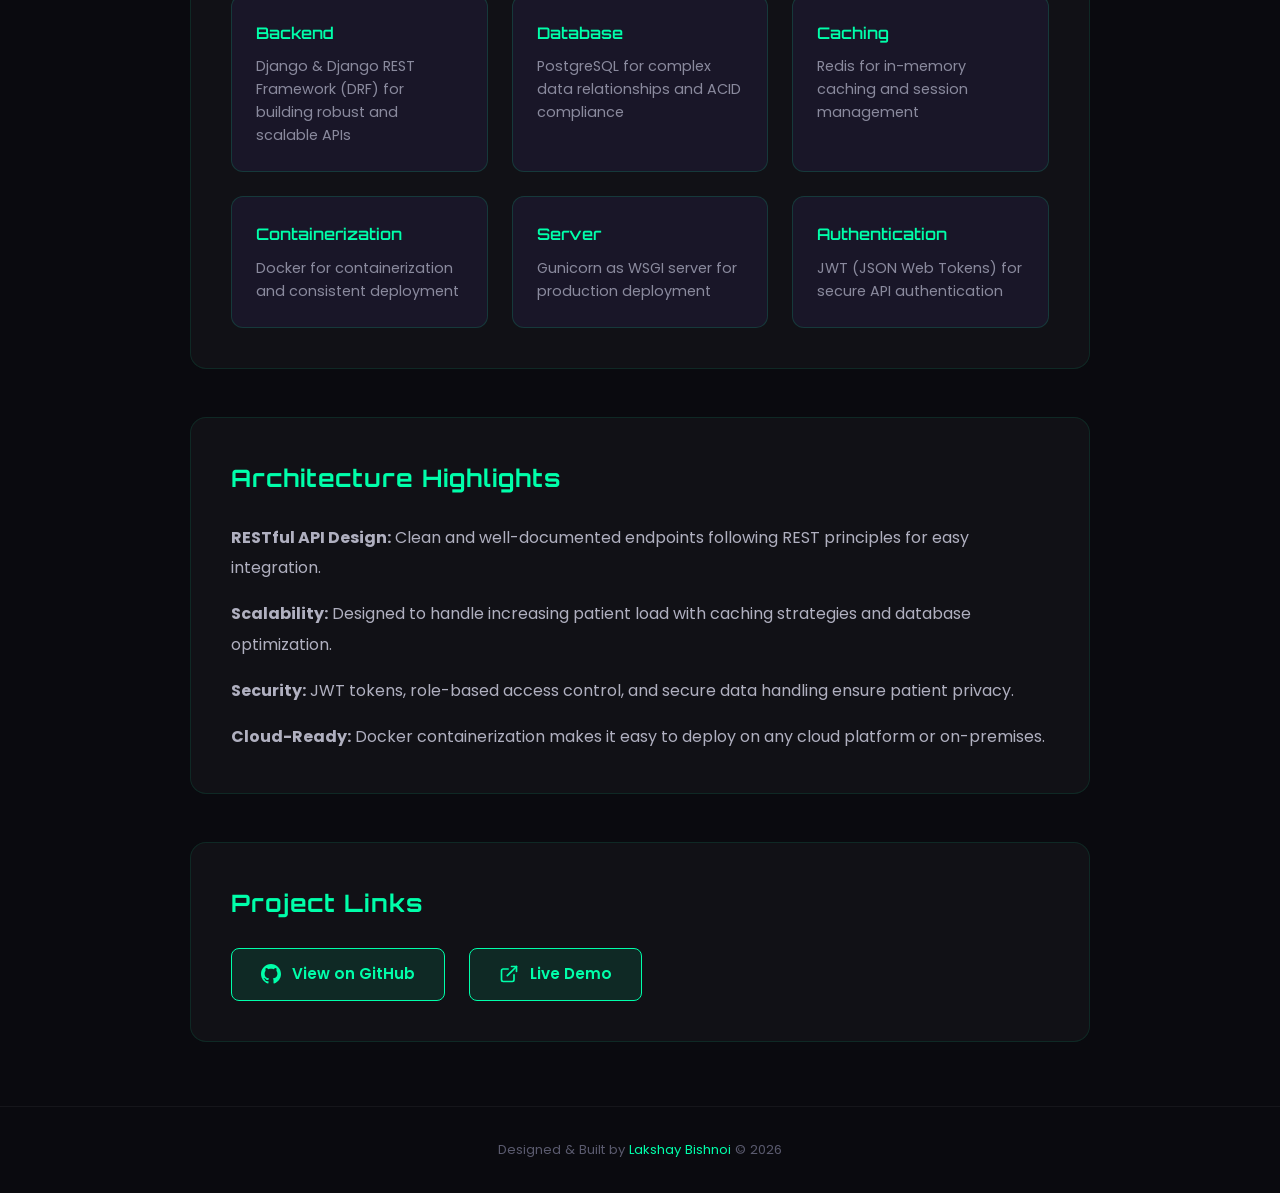
<file: project-hms.html>
<!DOCTYPE html>
<html lang="en">
<head>
  <meta charset="UTF-8" />
  <meta name="viewport" content="width=device-width, initial-scale=1.0" />
  <title>Hospital Management System | Lakshay Bishnoi</title>
  <meta name="description" content="A scalable backend-driven HMS built with Django managing appointments, prescriptions, billing, and more." />

  <link rel="preconnect" href="https://fonts.googleapis.com" />
  <link rel="preconnect" href="https://fonts.gstatic.com" crossorigin />
  <link href="https://fonts.googleapis.com/css2?family=Orbitron:wght@400;600;700;900&family=Poppins:wght@300;400;500;600;700&family=Fira+Code:wght@400;500&display=swap" rel="stylesheet" />

  <link rel="stylesheet" href="style.css" />
</head>
<body>

  <canvas id="particles-canvas"></canvas>

  <!-- Navigation -->
  <nav class="navbar">
    <a href="index.html" class="nav-logo">LB</a>
    <div class="hamburger">
      <span></span>
      <span></span>
      <span></span>
    </div>
    <ul class="nav-links">
      <li><a href="index.html">Home</a></li>
      <li><a href="about.html">About Me</a></li>
      <li><a href="projects.html">Projects</a></li>
      <li><a href="certifications.html">Certifications</a></li>
      <li><a href="contact.html">Contact</a></li>
    </ul>
  </nav>

  <!-- Project Details Section -->
  <section class="project-detail-section">
    <div class="project-detail-container">
      <a href="projects.html" class="back-button">← Back to Projects</a>
      
      <div class="project-detail-header">
        <div class="project-detail-icon">🏥</div>
        <h1 class="project-detail-title">Hospital Management System</h1>
        <p class="project-detail-subtitle">A scalable backend system for managing complex healthcare workflows</p>
      </div>

      <div class="project-detail-content">
        <div class="detail-section">
          <h2>Overview</h2>
          <p>A comprehensive backend system for managing complex healthcare workflows. This Hospital Management System (HMS) is built with Django and Django REST Framework, providing a robust API for managing appointments, prescriptions, billing, and role-based access control across different user types (Admin, Doctor, and Patient).</p>
        </div>

        <div class="detail-section">
          <h2>Key Features</h2>
          <ul class="features-list">
            <li><strong>Appointment Management:</strong> Schedule and track patient appointments with doctor assignments and automated reminders</li>
            <li><strong>Prescription System:</strong> Digital prescription generation, tracking, and management for patients</li>
            <li><strong>Billing Module:</strong> Automated billing and payment tracking for procedures, treatments, and services</li>
            <li><strong>Role-Based Access Control:</strong> Separate dashboards and permissions for Admin, Doctor, and Patient roles</li>
            <li><strong>Security:</strong> JWT authentication for secure API endpoints with token-based authorization</li>
            <li><strong>Performance:</strong> Redis caching layer for fast data retrieval and reduced database load</li>
            <li><strong>Database:</strong> PostgreSQL for reliable data storage and complex relational queries</li>
            <li><strong>Deployment:</strong> Docker containerization for consistent environments across different systems</li>
            <li><strong>Cloud Hosting:</strong> Deployed on Railway for automatic scaling and high availability</li>
          </ul>
        </div>

        <div class="detail-section">
          <h2>Technologies Used</h2>
          <div class="tech-details-grid">
            <div class="tech-detail-card">
              <h3>Backend</h3>
              <p>Django & Django REST Framework (DRF) for building robust and scalable APIs</p>
            </div>
            <div class="tech-detail-card">
              <h3>Database</h3>
              <p>PostgreSQL for complex data relationships and ACID compliance</p>
            </div>
            <div class="tech-detail-card">
              <h3>Caching</h3>
              <p>Redis for in-memory caching and session management</p>
            </div>
            <div class="tech-detail-card">
              <h3>Containerization</h3>
              <p>Docker for containerization and consistent deployment</p>
            </div>
            <div class="tech-detail-card">
              <h3>Server</h3>
              <p>Gunicorn as WSGI server for production deployment</p>
            </div>
            <div class="tech-detail-card">
              <h3>Authentication</h3>
              <p>JWT (JSON Web Tokens) for secure API authentication</p>
            </div>
          </div>
        </div>

        <div class="detail-section">
          <h2>Architecture Highlights</h2>
          <p><strong>RESTful API Design:</strong> Clean and well-documented endpoints following REST principles for easy integration.</p>
          <p><strong>Scalability:</strong> Designed to handle increasing patient load with caching strategies and database optimization.</p>
          <p><strong>Security:</strong> JWT tokens, role-based access control, and secure data handling ensure patient privacy.</p>
          <p><strong>Cloud-Ready:</strong> Docker containerization makes it easy to deploy on any cloud platform or on-premises.</p>
        </div>

        <div class="detail-section">
          <h2>Project Links</h2>
          <div class="project-links-detail">
            <a href="https://github.com/lakshay290/hopsital-management-system" target="_blank" rel="noopener noreferrer" class="detail-link">
              <svg xmlns="http://www.w3.org/2000/svg" viewBox="0 0 24 24" fill="currentColor"><path d="M12 0c-6.626 0-12 5.373-12 12 0 5.302 3.438 9.8 8.207 11.387.599.111.793-.261.793-.577v-2.234c-3.338.726-4.033-1.416-4.033-1.416-.546-1.387-1.333-1.756-1.333-1.756-1.089-.745.083-.729.083-.729 1.205.084 1.839 1.237 1.839 1.237 1.07 1.834 2.807 1.304 3.492.997.107-.775.418-1.305.762-1.604-2.665-.305-5.467-1.334-5.467-5.931 0-1.311.469-2.381 1.236-3.221-.124-.303-.535-1.524.117-3.176 0 0 1.008-.322 3.301 1.23.957-.266 1.983-.399 3.003-.404 1.02.005 2.047.138 3.006.404 2.291-1.552 3.297-1.23 3.297-1.23.653 1.653.242 2.874.118 3.176.77.84 1.235 1.911 1.235 3.221 0 4.609-2.807 5.624-5.479 5.921.43.372.823 1.102.823 2.222v 3.293c0 .319.192.694.801.576 4.765-1.589 8.199-6.086 8.199-11.386 0-6.627-5.373-12-12-12z"/></svg>
              View on GitHub
            </a>
            <a href="https://hms-backend-production-7b51.up.railway.app/" target="_blank" rel="noopener noreferrer" class="detail-link live">
              <svg xmlns="http://www.w3.org/2000/svg" viewBox="0 0 24 24" fill="none" stroke="currentColor" stroke-width="2" stroke-linecap="round" stroke-linejoin="round"><path d="M18 13v6a2 2 0 0 1-2 2H5a2 2 0 0 1-2-2V8a2 2 0 0 1 2-2h6"/><polyline points="15 3 21 3 21 9"/><line x1="10" y1="14" x2="21" y2="3"/></svg>
              Live Demo
            </a>
          </div>
        </div>
      </div>
    </div>
  </section>

  <footer class="footer">
    <p>Designed &amp; Built by <span>Lakshay Bishnoi</span> &copy; 2026</p>
  </footer>

  <script src="script.js"></script>
</body>
</html>
</file>
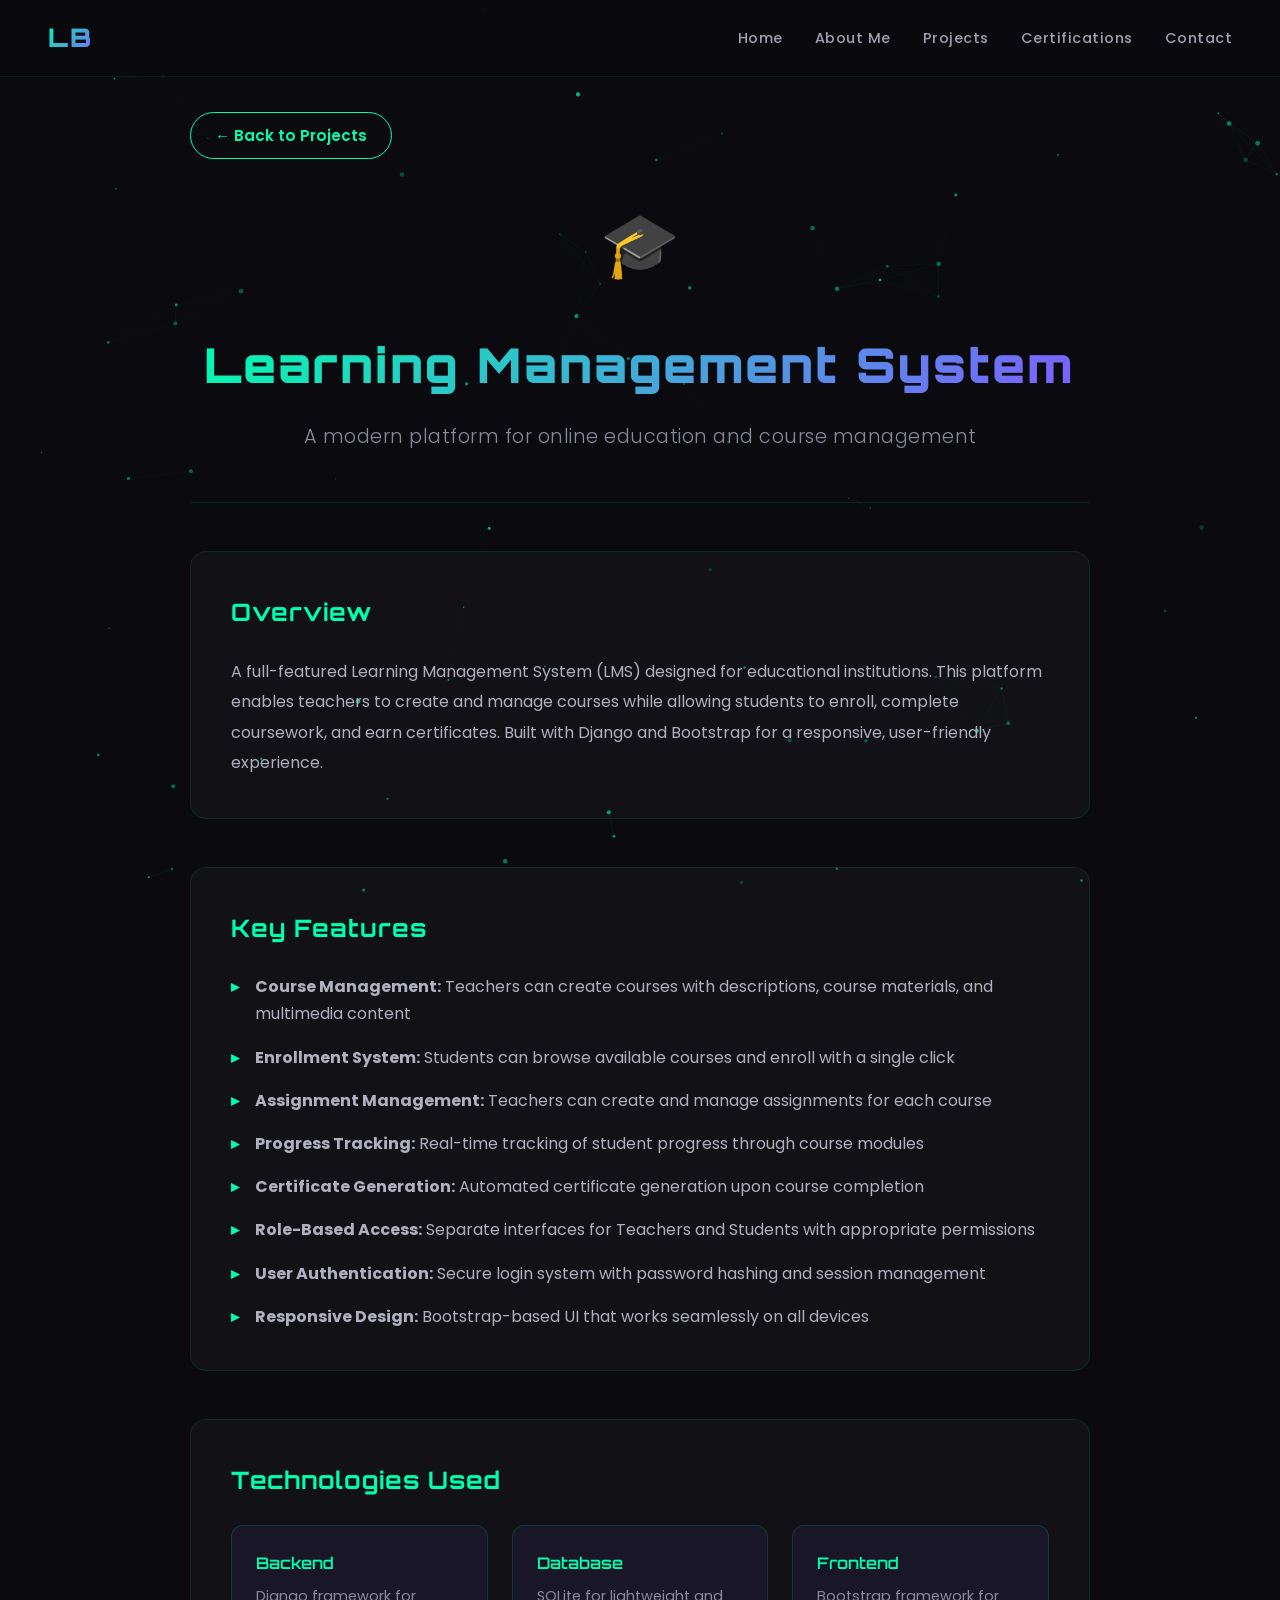
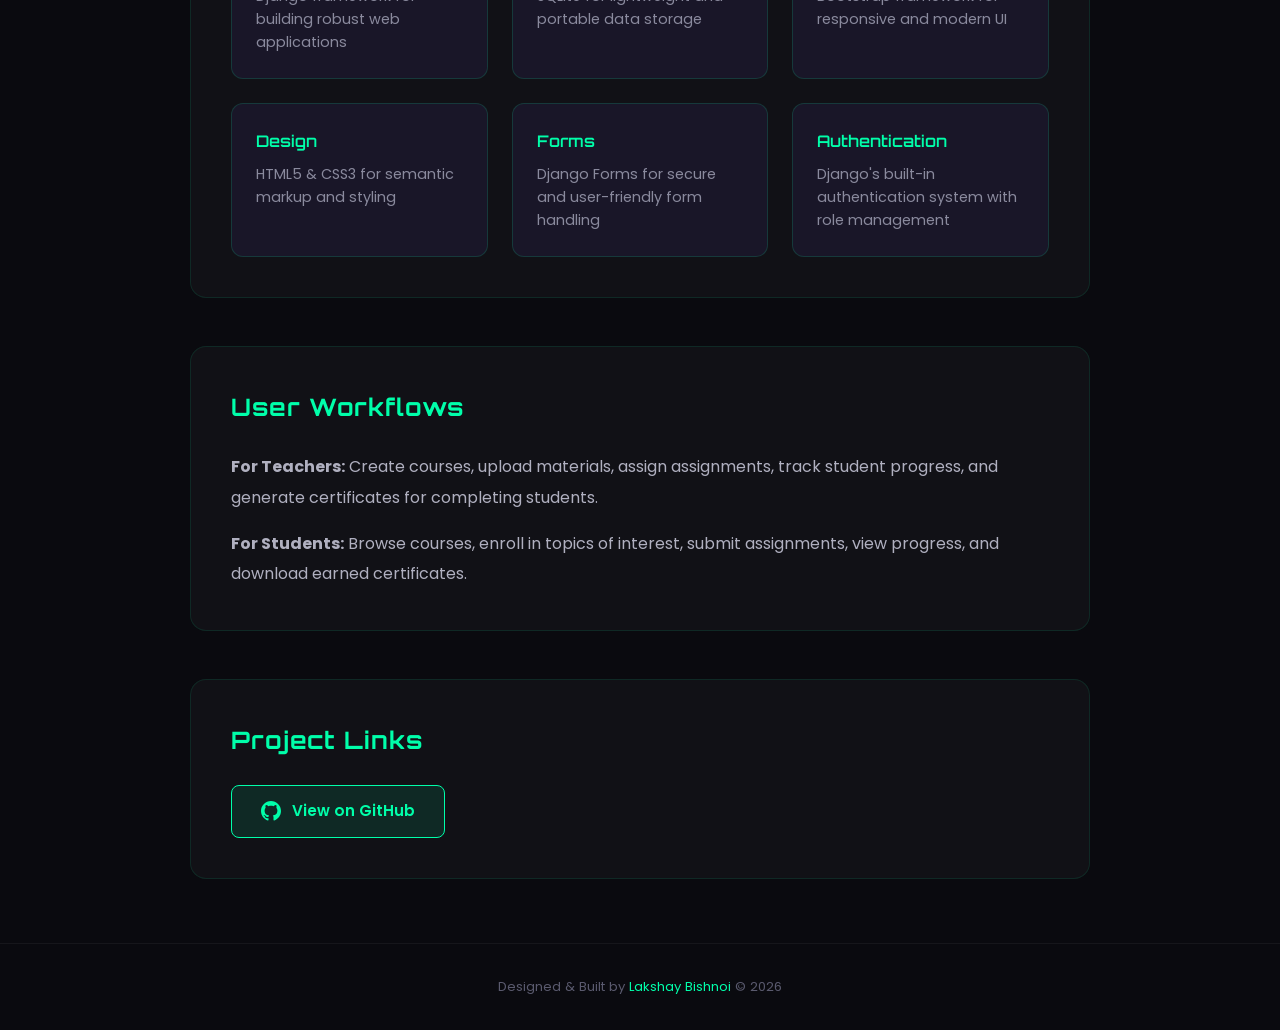
<file: project-lms.html>
<!DOCTYPE html>
<html lang="en">
<head>
  <meta charset="UTF-8" />
  <meta name="viewport" content="width=device-width, initial-scale=1.0" />
  <title>Learning Management System | Lakshay Bishnoi</title>
  <meta name="description" content="A modern LMS for teachers to create courses and students to learn and earn certificates." />

  <link rel="preconnect" href="https://fonts.googleapis.com" />
  <link rel="preconnect" href="https://fonts.gstatic.com" crossorigin />
  <link href="https://fonts.googleapis.com/css2?family=Orbitron:wght@400;600;700;900&family=Poppins:wght@300;400;500;600;700&family=Fira+Code:wght@400;500&display=swap" rel="stylesheet" />

  <link rel="stylesheet" href="style.css" />
</head>
<body>

  <canvas id="particles-canvas"></canvas>

  <!-- Navigation -->
  <nav class="navbar">
    <a href="index.html" class="nav-logo">LB</a>
    <div class="hamburger">
      <span></span>
      <span></span>
      <span></span>
    </div>
    <ul class="nav-links">
      <li><a href="index.html">Home</a></li>
      <li><a href="about.html">About Me</a></li>
      <li><a href="projects.html">Projects</a></li>
      <li><a href="certifications.html">Certifications</a></li>
      <li><a href="contact.html">Contact</a></li>
    </ul>
  </nav>

  <!-- Project Details Section -->
  <section class="project-detail-section">
    <div class="project-detail-container">
      <a href="projects.html" class="back-button">← Back to Projects</a>
      
      <div class="project-detail-header">
        <div class="project-detail-icon">🎓</div>
        <h1 class="project-detail-title">Learning Management System</h1>
        <p class="project-detail-subtitle">A modern platform for online education and course management</p>
      </div>

      <div class="project-detail-content">
        <div class="detail-section">
          <h2>Overview</h2>
          <p>A full-featured Learning Management System (LMS) designed for educational institutions. This platform enables teachers to create and manage courses while allowing students to enroll, complete coursework, and earn certificates. Built with Django and Bootstrap for a responsive, user-friendly experience.</p>
        </div>

        <div class="detail-section">
          <h2>Key Features</h2>
          <ul class="features-list">
            <li><strong>Course Management:</strong> Teachers can create courses with descriptions, course materials, and multimedia content</li>
            <li><strong>Enrollment System:</strong> Students can browse available courses and enroll with a single click</li>
            <li><strong>Assignment Management:</strong> Teachers can create and manage assignments for each course</li>
            <li><strong>Progress Tracking:</strong> Real-time tracking of student progress through course modules</li>
            <li><strong>Certificate Generation:</strong> Automated certificate generation upon course completion</li>
            <li><strong>Role-Based Access:</strong> Separate interfaces for Teachers and Students with appropriate permissions</li>
            <li><strong>User Authentication:</strong> Secure login system with password hashing and session management</li>
            <li><strong>Responsive Design:</strong> Bootstrap-based UI that works seamlessly on all devices</li>
          </ul>
        </div>

        <div class="detail-section">
          <h2>Technologies Used</h2>
          <div class="tech-details-grid">
            <div class="tech-detail-card">
              <h3>Backend</h3>
              <p>Django framework for building robust web applications</p>
            </div>
            <div class="tech-detail-card">
              <h3>Database</h3>
              <p>SQLite for lightweight and portable data storage</p>
            </div>
            <div class="tech-detail-card">
              <h3>Frontend</h3>
              <p>Bootstrap framework for responsive and modern UI</p>
            </div>
            <div class="tech-detail-card">
              <h3>Design</h3>
              <p>HTML5 & CSS3 for semantic markup and styling</p>
            </div>
            <div class="tech-detail-card">
              <h3>Forms</h3>
              <p>Django Forms for secure and user-friendly form handling</p>
            </div>
            <div class="tech-detail-card">
              <h3>Authentication</h3>
              <p>Django's built-in authentication system with role management</p>
            </div>
          </div>
        </div>

        <div class="detail-section">
          <h2>User Workflows</h2>
          <p><strong>For Teachers:</strong> Create courses, upload materials, assign assignments, track student progress, and generate certificates for completing students.</p>
          <p><strong>For Students:</strong> Browse courses, enroll in topics of interest, submit assignments, view progress, and download earned certificates.</p>
        </div>

        <div class="detail-section">
          <h2>Project Links</h2>
          <div class="project-links-detail">
            <a href="https://github.com/lakshay290/Learning-Management-System" target="_blank" rel="noopener noreferrer" class="detail-link">
              <svg xmlns="http://www.w3.org/2000/svg" viewBox="0 0 24 24" fill="currentColor"><path d="M12 0c-6.626 0-12 5.373-12 12 0 5.302 3.438 9.8 8.207 11.387.599.111.793-.261.793-.577v-2.234c-3.338.726-4.033-1.416-4.033-1.416-.546-1.387-1.333-1.756-1.333-1.756-1.089-.745.083-.729.083-.729 1.205.084 1.839 1.237 1.839 1.237 1.07 1.834 2.807 1.304 3.492.997.107-.775.418-1.305.762-1.604-2.665-.305-5.467-1.334-5.467-5.931 0-1.311.469-2.381 1.236-3.221-.124-.303-.535-1.524.117-3.176 0 0 1.008-.322 3.301 1.23.957-.266 1.983-.399 3.003-.404 1.02.005 2.047.138 3.006.404 2.291-1.552 3.297-1.23 3.297-1.23.653 1.653.242 2.874.118 3.176.77.84 1.235 1.911 1.235 3.221 0 4.609-2.807 5.624-5.479 5.921.43.372.823 1.102.823 2.222v 3.293c0 .319.192.694.801.576 4.765-1.589 8.199-6.086 8.199-11.386 0-6.627-5.373-12-12-12z"/></svg>
              View on GitHub
            </a>
          </div>
        </div>
      </div>
    </div>
  </section>

  <footer class="footer">
    <p>Designed &amp; Built by <span>Lakshay Bishnoi</span> &copy; 2026</p>
  </footer>

  <script src="script.js"></script>
</body>
</html>
</file>
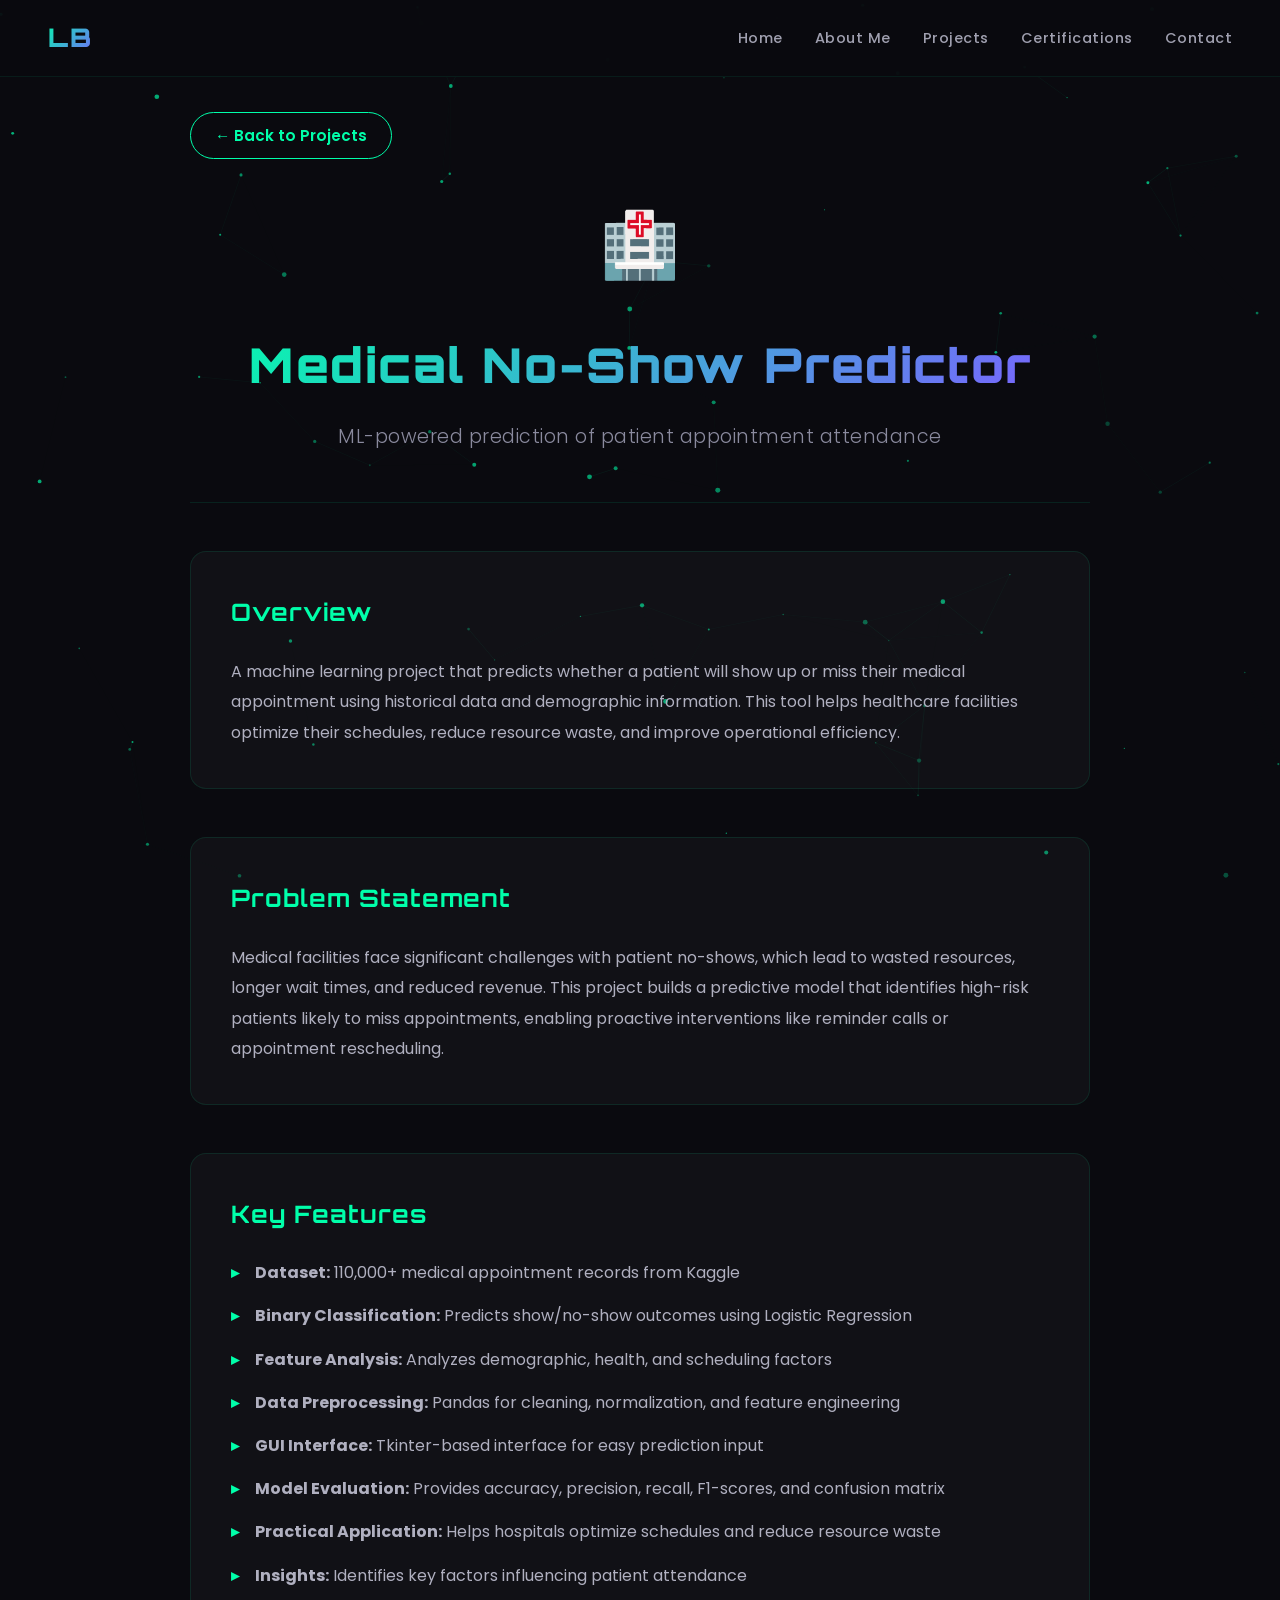
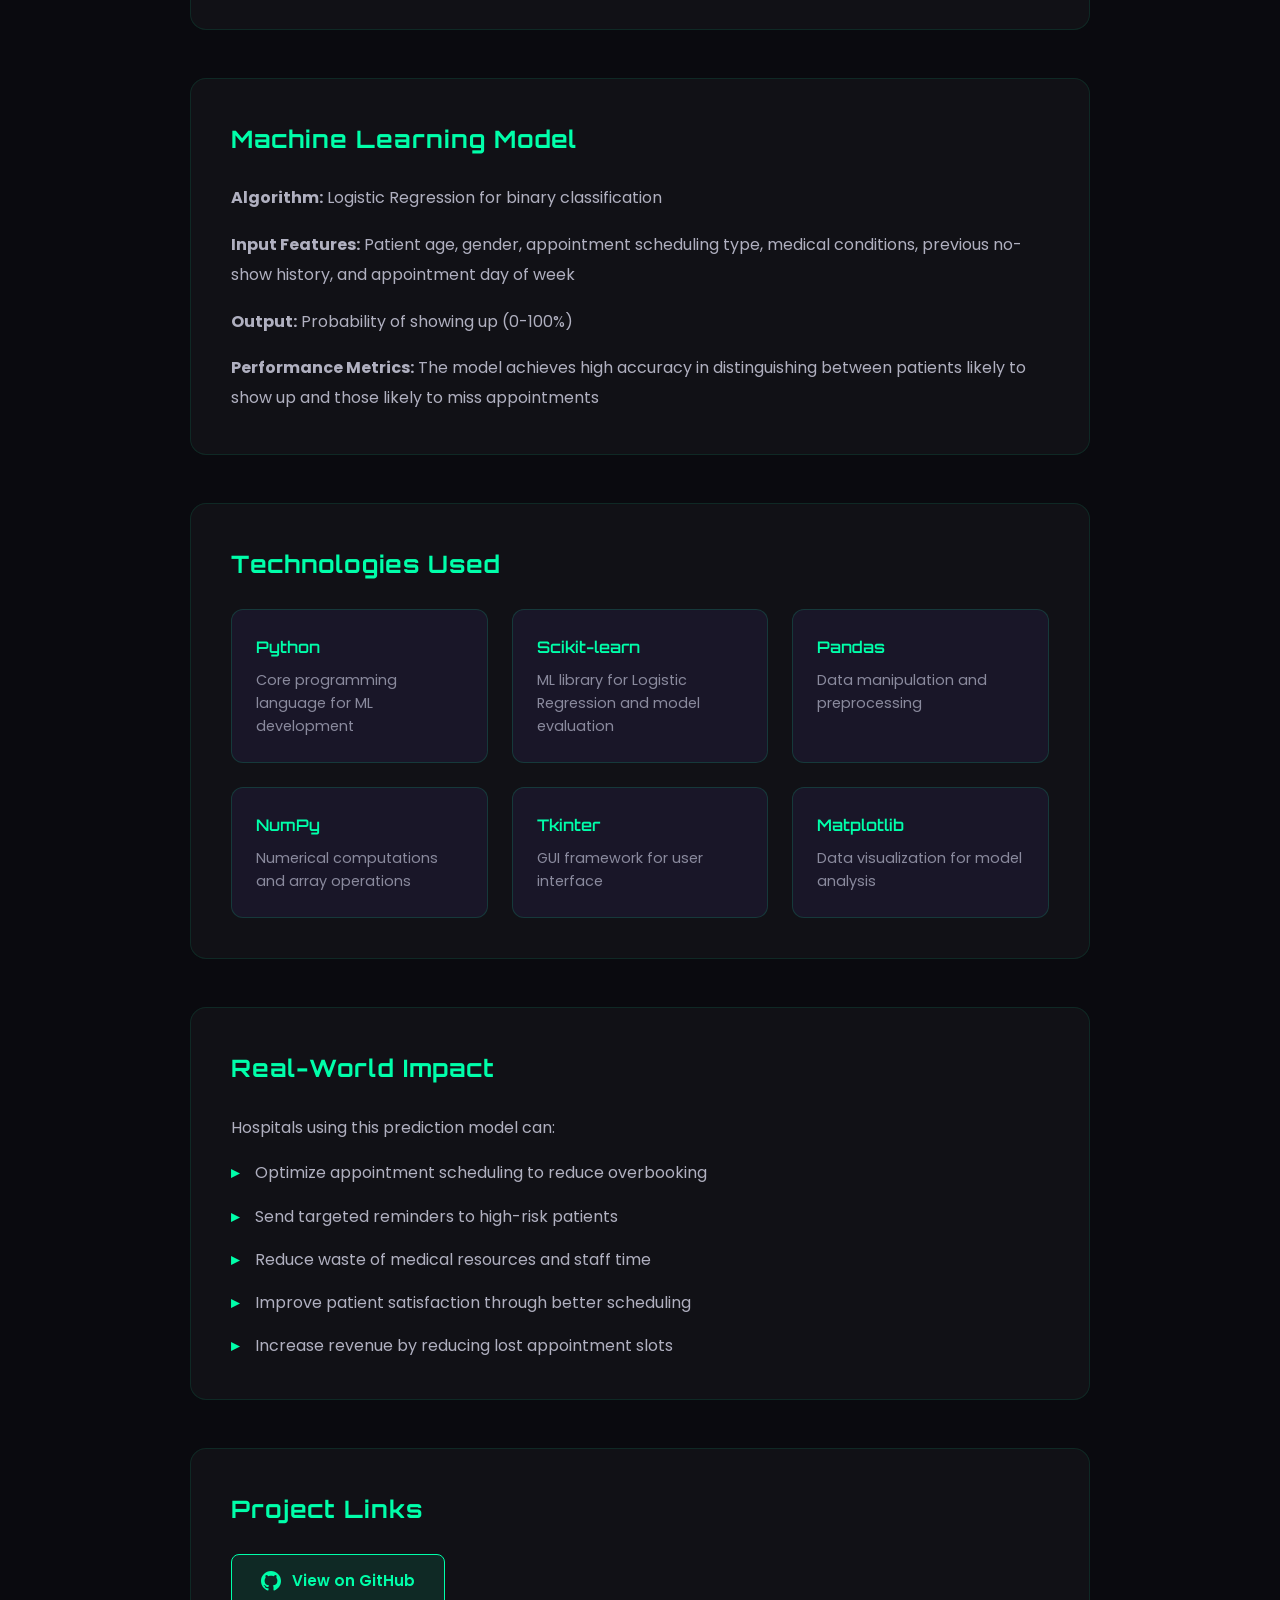
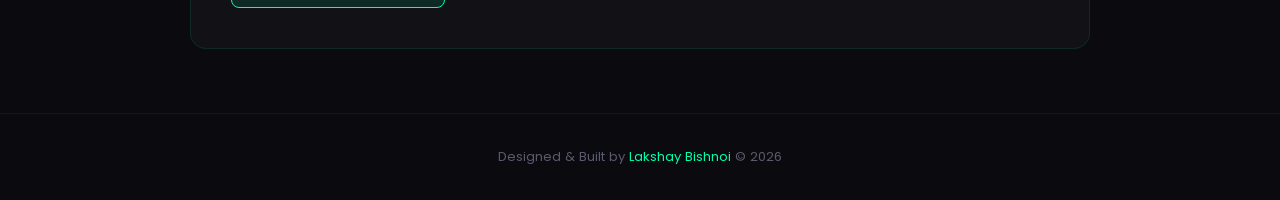
<file: project-medical-predictor.html>
<!DOCTYPE html>
<html lang="en">
<head>
  <meta charset="UTF-8" />
  <meta name="viewport" content="width=device-width, initial-scale=1.0" />
  <title>Medical No-Show Predictor | Lakshay Bishnoi</title>
  <meta name="description" content="A machine learning project that predicts whether a patient will show up or miss their medical appointment." />

  <link rel="preconnect" href="https://fonts.googleapis.com" />
  <link rel="preconnect" href="https://fonts.gstatic.com" crossorigin />
  <link href="https://fonts.googleapis.com/css2?family=Orbitron:wght@400;600;700;900&family=Poppins:wght@300;400;500;600;700&family=Fira+Code:wght@400;500&display=swap" rel="stylesheet" />

  <link rel="stylesheet" href="style.css" />
</head>
<body>

  <canvas id="particles-canvas"></canvas>

  <!-- Navigation -->
  <nav class="navbar">
    <a href="index.html" class="nav-logo">LB</a>
    <div class="hamburger">
      <span></span>
      <span></span>
      <span></span>
    </div>
    <ul class="nav-links">
      <li><a href="index.html">Home</a></li>
      <li><a href="about.html">About Me</a></li>
      <li><a href="projects.html">Projects</a></li>
      <li><a href="certifications.html">Certifications</a></li>
      <li><a href="contact.html">Contact</a></li>
    </ul>
  </nav>

  <!-- Project Details Section -->
  <section class="project-detail-section">
    <div class="project-detail-container">
      <a href="projects.html" class="back-button">← Back to Projects</a>
      
      <div class="project-detail-header">
        <div class="project-detail-icon">🏥</div>
        <h1 class="project-detail-title">Medical No-Show Predictor</h1>
        <p class="project-detail-subtitle">ML-powered prediction of patient appointment attendance</p>
      </div>

      <div class="project-detail-content">
        <div class="detail-section">
          <h2>Overview</h2>
          <p>A machine learning project that predicts whether a patient will show up or miss their medical appointment using historical data and demographic information. This tool helps healthcare facilities optimize their schedules, reduce resource waste, and improve operational efficiency.</p>
        </div>

        <div class="detail-section">
          <h2>Problem Statement</h2>
          <p>Medical facilities face significant challenges with patient no-shows, which lead to wasted resources, longer wait times, and reduced revenue. This project builds a predictive model that identifies high-risk patients likely to miss appointments, enabling proactive interventions like reminder calls or appointment rescheduling.</p>
        </div>

        <div class="detail-section">
          <h2>Key Features</h2>
          <ul class="features-list">
            <li><strong>Dataset:</strong> 110,000+ medical appointment records from Kaggle</li>
            <li><strong>Binary Classification:</strong> Predicts show/no-show outcomes using Logistic Regression</li>
            <li><strong>Feature Analysis:</strong> Analyzes demographic, health, and scheduling factors</li>
            <li><strong>Data Preprocessing:</strong> Pandas for cleaning, normalization, and feature engineering</li>
            <li><strong>GUI Interface:</strong> Tkinter-based interface for easy prediction input</li>
            <li><strong>Model Evaluation:</strong> Provides accuracy, precision, recall, F1-scores, and confusion matrix</li>
            <li><strong>Practical Application:</strong> Helps hospitals optimize schedules and reduce resource waste</li>
            <li><strong>Insights:</strong> Identifies key factors influencing patient attendance</li>
          </ul>
        </div>

        <div class="detail-section">
          <h2>Machine Learning Model</h2>
          <p><strong>Algorithm:</strong> Logistic Regression for binary classification</p>
          <p><strong>Input Features:</strong> Patient age, gender, appointment scheduling type, medical conditions, previous no-show history, and appointment day of week</p>
          <p><strong>Output:</strong> Probability of showing up (0-100%)</p>
          <p><strong>Performance Metrics:</strong> The model achieves high accuracy in distinguishing between patients likely to show up and those likely to miss appointments</p>
        </div>

        <div class="detail-section">
          <h2>Technologies Used</h2>
          <div class="tech-details-grid">
            <div class="tech-detail-card">
              <h3>Python</h3>
              <p>Core programming language for ML development</p>
            </div>
            <div class="tech-detail-card">
              <h3>Scikit-learn</h3>
              <p>ML library for Logistic Regression and model evaluation</p>
            </div>
            <div class="tech-detail-card">
              <h3>Pandas</h3>
              <p>Data manipulation and preprocessing</p>
            </div>
            <div class="tech-detail-card">
              <h3>NumPy</h3>
              <p>Numerical computations and array operations</p>
            </div>
            <div class="tech-detail-card">
              <h3>Tkinter</h3>
              <p>GUI framework for user interface</p>
            </div>
            <div class="tech-detail-card">
              <h3>Matplotlib</h3>
              <p>Data visualization for model analysis</p>
            </div>
          </div>
        </div>

        <div class="detail-section">
          <h2>Real-World Impact</h2>
          <p>Hospitals using this prediction model can:</p>
          <ul class="features-list">
            <li>Optimize appointment scheduling to reduce overbooking</li>
            <li>Send targeted reminders to high-risk patients</li>
            <li>Reduce waste of medical resources and staff time</li>
            <li>Improve patient satisfaction through better scheduling</li>
            <li>Increase revenue by reducing lost appointment slots</li>
          </ul>
        </div>

        <div class="detail-section">
          <h2>Project Links</h2>
          <div class="project-links-detail">
            <a href="https://github.com/lakshay290/Medical-Appointment-No-Show-Predictor" target="_blank" rel="noopener noreferrer" class="detail-link">
              <svg xmlns="http://www.w3.org/2000/svg" viewBox="0 0 24 24" fill="currentColor"><path d="M12 0c-6.626 0-12 5.373-12 12 0 5.302 3.438 9.8 8.207 11.387.599.111.793-.261.793-.577v-2.234c-3.338.726-4.033-1.416-4.033-1.416-.546-1.387-1.333-1.756-1.333-1.756-1.089-.745.083-.729.083-.729 1.205.084 1.839 1.237 1.839 1.237 1.07 1.834 2.807 1.304 3.492.997.107-.775.418-1.305.762-1.604-2.665-.305-5.467-1.334-5.467-5.931 0-1.311.469-2.381 1.236-3.221-.124-.303-.535-1.524.117-3.176 0 0 1.008-.322 3.301 1.23.957-.266 1.983-.399 3.003-.404 1.02.005 2.047.138 3.006.404 2.291-1.552 3.297-1.23 3.297-1.23.653 1.653.242 2.874.118 3.176.77.84 1.235 1.911 1.235 3.221 0 4.609-2.807 5.624-5.479 5.921.43.372.823 1.102.823 2.222v 3.293c0 .319.192.694.801.576 4.765-1.589 8.199-6.086 8.199-11.386 0-6.627-5.373-12-12-12z"/></svg>
              View on GitHub
            </a>
          </div>
        </div>
      </div>
    </div>
  </section>

  <footer class="footer">
    <p>Designed &amp; Built by <span>Lakshay Bishnoi</span> &copy; 2026</p>
  </footer>

  <script src="script.js"></script>
</body>
</html>
</file>
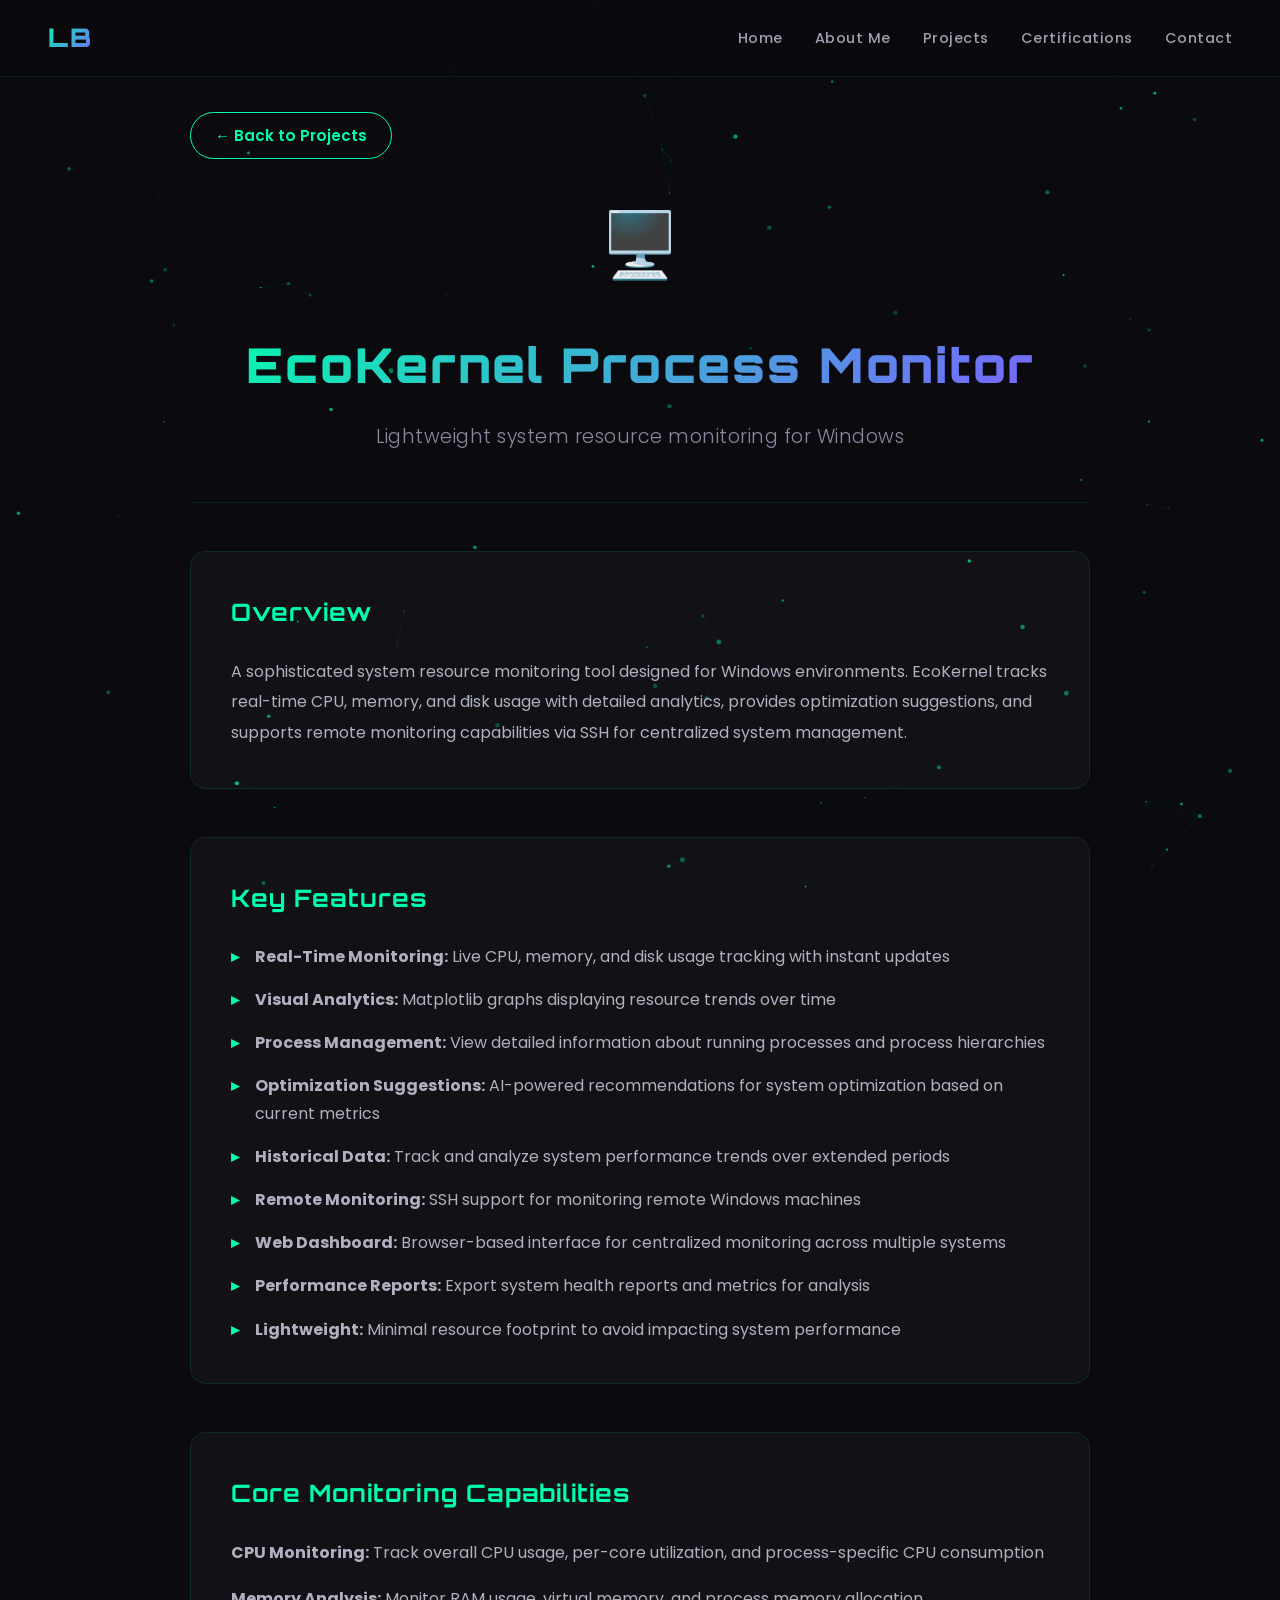
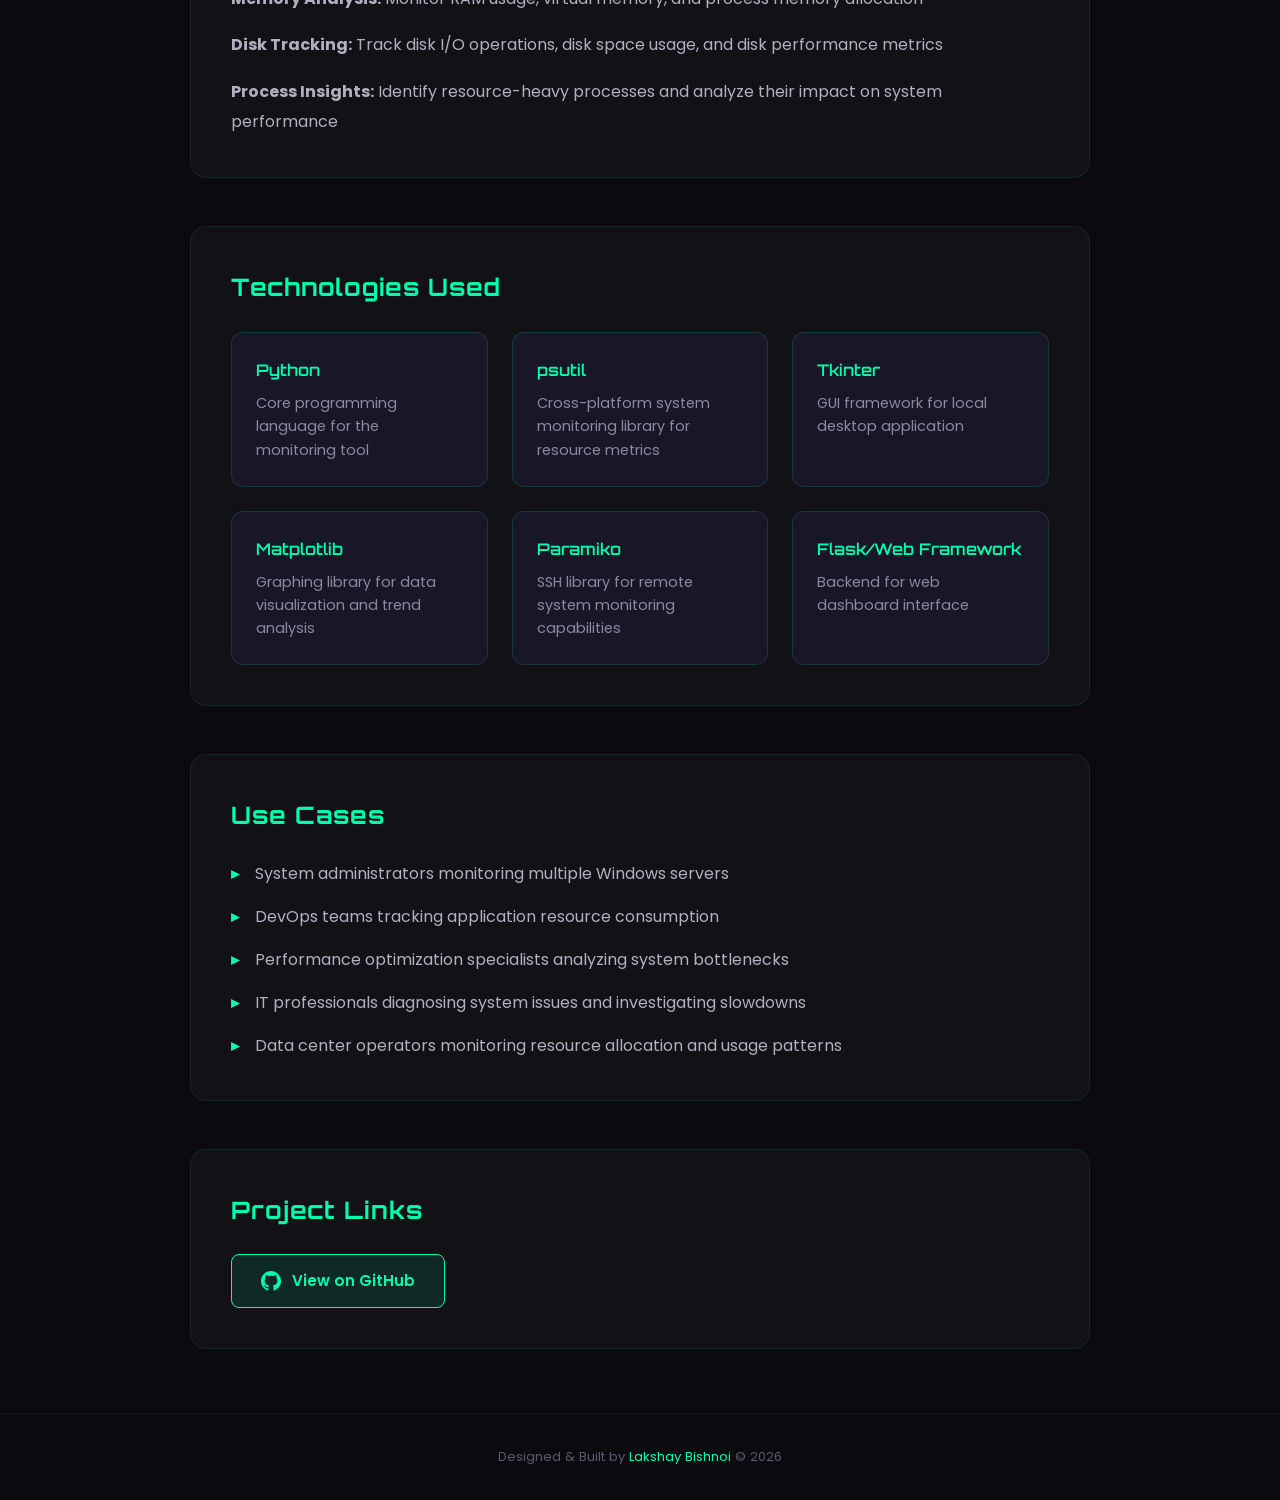
<file: project-process-monitor.html>
<!DOCTYPE html>
<html lang="en">
<head>
  <meta charset="UTF-8" />
  <meta name="viewport" content="width=device-width, initial-scale=1.0" />
  <title>EcoKernel Process Monitor | Lakshay Bishnoi</title>
  <meta name="description" content="A lightweight system monitoring tool that tracks real-time CPU, memory, and disk usage." />

  <link rel="preconnect" href="https://fonts.googleapis.com" />
  <link rel="preconnect" href="https://fonts.gstatic.com" crossorigin />
  <link href="https://fonts.googleapis.com/css2?family=Orbitron:wght@400;600;700;900&family=Poppins:wght@300;400;500;600;700&family=Fira+Code:wght@400;500&display=swap" rel="stylesheet" />

  <link rel="stylesheet" href="style.css" />
</head>
<body>

  <canvas id="particles-canvas"></canvas>

  <!-- Navigation -->
  <nav class="navbar">
    <a href="index.html" class="nav-logo">LB</a>
    <div class="hamburger">
      <span></span>
      <span></span>
      <span></span>
    </div>
    <ul class="nav-links">
      <li><a href="index.html">Home</a></li>
      <li><a href="about.html">About Me</a></li>
      <li><a href="projects.html">Projects</a></li>
      <li><a href="certifications.html">Certifications</a></li>
      <li><a href="contact.html">Contact</a></li>
    </ul>
  </nav>

  <!-- Project Details Section -->
  <section class="project-detail-section">
    <div class="project-detail-container">
      <a href="projects.html" class="back-button">← Back to Projects</a>
      
      <div class="project-detail-header">
        <div class="project-detail-icon">🖥️</div>
        <h1 class="project-detail-title">EcoKernel Process Monitor</h1>
        <p class="project-detail-subtitle">Lightweight system resource monitoring for Windows</p>
      </div>

      <div class="project-detail-content">
        <div class="detail-section">
          <h2>Overview</h2>
          <p>A sophisticated system resource monitoring tool designed for Windows environments. EcoKernel tracks real-time CPU, memory, and disk usage with detailed analytics, provides optimization suggestions, and supports remote monitoring capabilities via SSH for centralized system management.</p>
        </div>

        <div class="detail-section">
          <h2>Key Features</h2>
          <ul class="features-list">
            <li><strong>Real-Time Monitoring:</strong> Live CPU, memory, and disk usage tracking with instant updates</li>
            <li><strong>Visual Analytics:</strong> Matplotlib graphs displaying resource trends over time</li>
            <li><strong>Process Management:</strong> View detailed information about running processes and process hierarchies</li>
            <li><strong>Optimization Suggestions:</strong> AI-powered recommendations for system optimization based on current metrics</li>
            <li><strong>Historical Data:</strong> Track and analyze system performance trends over extended periods</li>
            <li><strong>Remote Monitoring:</strong> SSH support for monitoring remote Windows machines</li>
            <li><strong>Web Dashboard:</strong> Browser-based interface for centralized monitoring across multiple systems</li>
            <li><strong>Performance Reports:</strong> Export system health reports and metrics for analysis</li>
            <li><strong>Lightweight:</strong> Minimal resource footprint to avoid impacting system performance</li>
          </ul>
        </div>

        <div class="detail-section">
          <h2>Core Monitoring Capabilities</h2>
          <p><strong>CPU Monitoring:</strong> Track overall CPU usage, per-core utilization, and process-specific CPU consumption</p>
          <p><strong>Memory Analysis:</strong> Monitor RAM usage, virtual memory, and process memory allocation</p>
          <p><strong>Disk Tracking:</strong> Track disk I/O operations, disk space usage, and disk performance metrics</p>
          <p><strong>Process Insights:</strong> Identify resource-heavy processes and analyze their impact on system performance</p>
        </div>

        <div class="detail-section">
          <h2>Technologies Used</h2>
          <div class="tech-details-grid">
            <div class="tech-detail-card">
              <h3>Python</h3>
              <p>Core programming language for the monitoring tool</p>
            </div>
            <div class="tech-detail-card">
              <h3>psutil</h3>
              <p>Cross-platform system monitoring library for resource metrics</p>
            </div>
            <div class="tech-detail-card">
              <h3>Tkinter</h3>
              <p>GUI framework for local desktop application</p>
            </div>
            <div class="tech-detail-card">
              <h3>Matplotlib</h3>
              <p>Graphing library for data visualization and trend analysis</p>
            </div>
            <div class="tech-detail-card">
              <h3>Paramiko</h3>
              <p>SSH library for remote system monitoring capabilities</p>
            </div>
            <div class="tech-detail-card">
              <h3>Flask/Web Framework</h3>
              <p>Backend for web dashboard interface</p>
            </div>
          </div>
        </div>

        <div class="detail-section">
          <h2>Use Cases</h2>
          <ul class="features-list">
            <li>System administrators monitoring multiple Windows servers</li>
            <li>DevOps teams tracking application resource consumption</li>
            <li>Performance optimization specialists analyzing system bottlenecks</li>
            <li>IT professionals diagnosing system issues and investigating slowdowns</li>
            <li>Data center operators monitoring resource allocation and usage patterns</li>
          </ul>
        </div>

        <div class="detail-section">
          <h2>Project Links</h2>
          <div class="project-links-detail">
            <a href="https://github.com/lakshay290/process-monitor" target="_blank" rel="noopener noreferrer" class="detail-link">
              <svg xmlns="http://www.w3.org/2000/svg" viewBox="0 0 24 24" fill="currentColor"><path d="M12 0c-6.626 0-12 5.373-12 12 0 5.302 3.438 9.8 8.207 11.387.599.111.793-.261.793-.577v-2.234c-3.338.726-4.033-1.416-4.033-1.416-.546-1.387-1.333-1.756-1.333-1.756-1.089-.745.083-.729.083-.729 1.205.084 1.839 1.237 1.839 1.237 1.07 1.834 2.807 1.304 3.492.997.107-.775.418-1.305.762-1.604-2.665-.305-5.467-1.334-5.467-5.931 0-1.311.469-2.381 1.236-3.221-.124-.303-.535-1.524.117-3.176 0 0 1.008-.322 3.301 1.23.957-.266 1.983-.399 3.003-.404 1.02.005 2.047.138 3.006.404 2.291-1.552 3.297-1.23 3.297-1.23.653 1.653.242 2.874.118 3.176.77.84 1.235 1.911 1.235 3.221 0 4.609-2.807 5.624-5.479 5.921.43.372.823 1.102.823 2.222v 3.293c0 .319.192.694.801.576 4.765-1.589 8.199-6.086 8.199-11.386 0-6.627-5.373-12-12-12z"/></svg>
              View on GitHub
            </a>
          </div>
        </div>
      </div>
    </div>
  </section>

  <footer class="footer">
    <p>Designed &amp; Built by <span>Lakshay Bishnoi</span> &copy; 2026</p>
  </footer>

  <script src="script.js"></script>
</body>
</html>
</file>
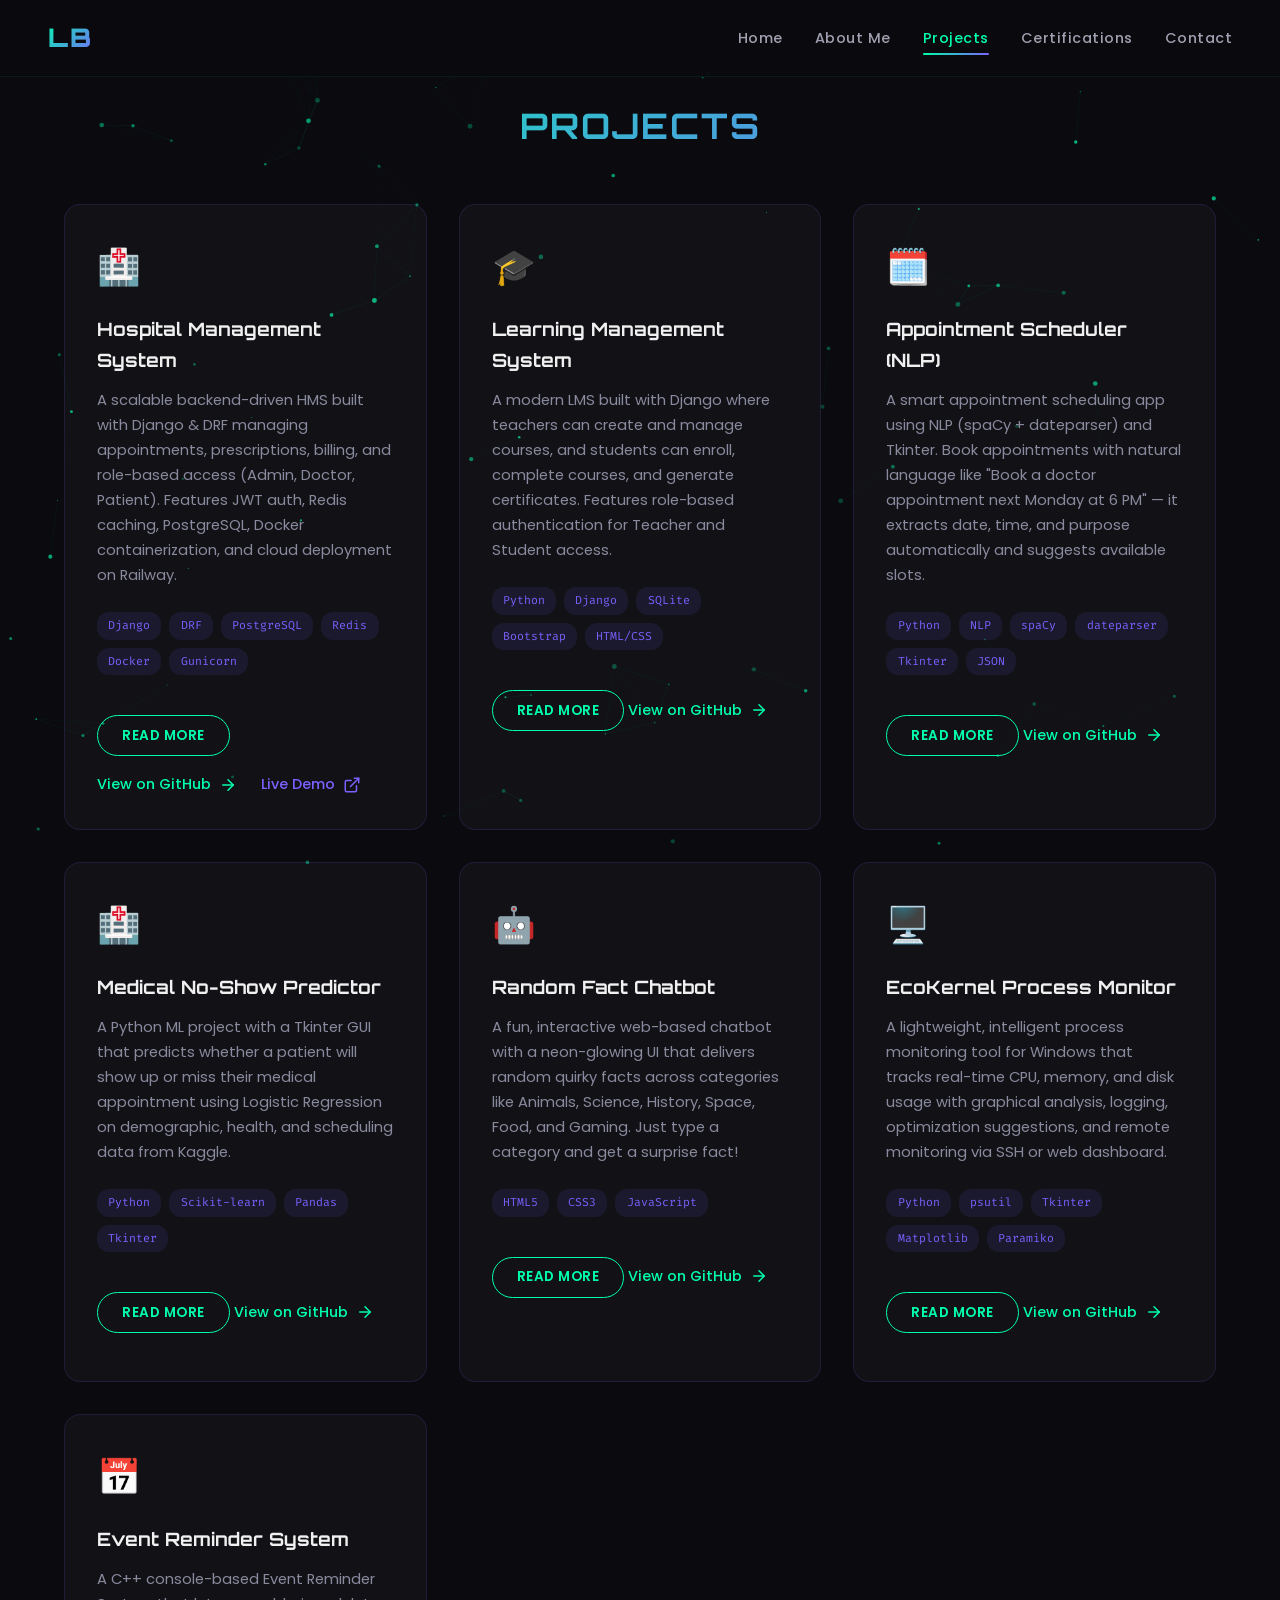
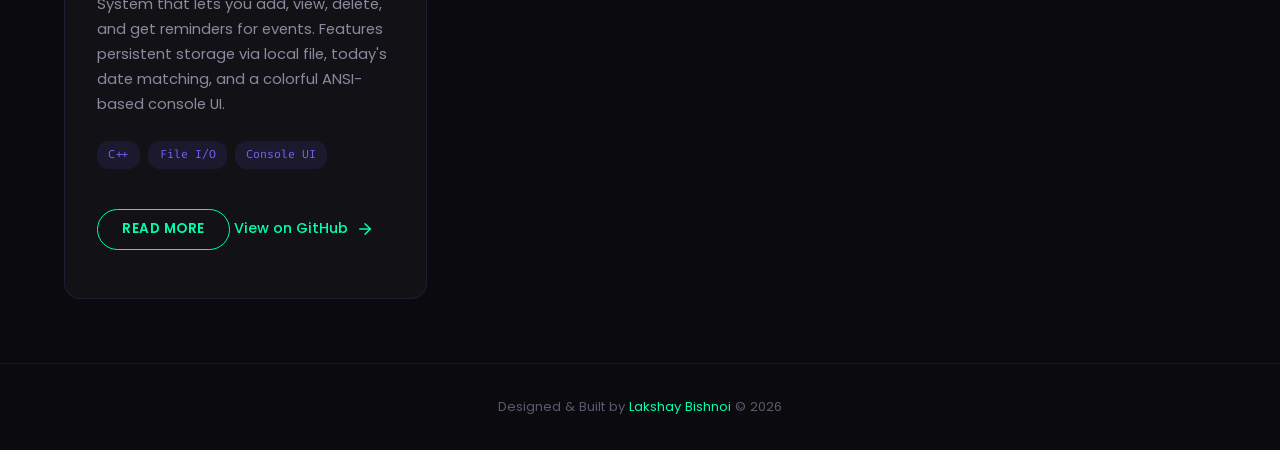
<file: projects.html>
<!DOCTYPE html>
<html lang="en">
<head>
  <meta charset="UTF-8" />
  <meta name="viewport" content="width=device-width, initial-scale=1.0" />
  <title>Projects | Lakshay Bishnoi</title>
  <meta name="description" content="Projects by Lakshay Bishnoi — AI/ML, backend, and web development projects." />

  <link rel="preconnect" href="https://fonts.googleapis.com" />
  <link rel="preconnect" href="https://fonts.gstatic.com" crossorigin />
  <link href="https://fonts.googleapis.com/css2?family=Orbitron:wght@400;600;700;900&family=Poppins:wght@300;400;500;600;700&family=Fira+Code:wght@400;500&display=swap" rel="stylesheet" />

  <link rel="stylesheet" href="style.css" />
</head>
<body>

  <canvas id="particles-canvas"></canvas>

  <!-- Navigation -->
  <nav class="navbar">
    <a href="index.html" class="nav-logo">LB</a>
    <div class="hamburger">
      <span></span>
      <span></span>
      <span></span>
    </div>
    <ul class="nav-links">
      <li><a href="index.html">Home</a></li>
      <li><a href="about.html">About Me</a></li>
      <li><a href="projects.html" class="active">Projects</a></li>
      <li><a href="certifications.html">Certifications</a></li>
      <li><a href="contact.html">Contact</a></li>
    </ul>
  </nav>

  <!-- ===== Projects Section ===== -->
  <section id="projects" class="page-section">
    <h2 class="section-title reveal">Projects</h2>
    <div class="projects-grid">

      <!-- Project: Hospital Management System -->
      <div class="project-card reveal">
        <div class="project-icon">🏥</div>
        <h3 class="project-title">Hospital Management System</h3>
        <p class="project-desc">A scalable backend-driven HMS built with Django & DRF managing appointments, prescriptions, billing, and role-based access (Admin, Doctor, Patient). Features JWT auth, Redis caching, PostgreSQL, Docker containerization, and cloud deployment on Railway.</p>
        <div class="project-tech">
          <span>Django</span>
          <span>DRF</span>
          <span>PostgreSQL</span>
          <span>Redis</span>
          <span>Docker</span>
          <span>Gunicorn</span>
        </div>
        <button class="read-more-btn">Read More</button>
        <div class="project-links">
          <a href="https://github.com/lakshay290/hopsital-management-system" target="_blank" rel="noopener noreferrer" class="project-link">
            View on GitHub
            <svg xmlns="http://www.w3.org/2000/svg" viewBox="0 0 24 24" fill="none" stroke="currentColor" stroke-width="2" stroke-linecap="round" stroke-linejoin="round"><path d="M5 12h14"/><path d="m12 5 7 7-7 7"/></svg>
          </a>
          <a href="https://hms-backend-production-7b51.up.railway.app/" target="_blank" rel="noopener noreferrer" class="project-link live-link">
            Live Demo
            <svg xmlns="http://www.w3.org/2000/svg" viewBox="0 0 24 24" fill="none" stroke="currentColor" stroke-width="2" stroke-linecap="round" stroke-linejoin="round"><path d="M18 13v6a2 2 0 0 1-2 2H5a2 2 0 0 1-2-2V8a2 2 0 0 1 2-2h6"/><polyline points="15 3 21 3 21 9"/><line x1="10" y1="14" x2="21" y2="3"/></svg>
          </a>
        </div>
      </div>

      <!-- Project: LMS -->
      <div class="project-card reveal">
        <div class="project-icon">🎓</div>
        <h3 class="project-title">Learning Management System</h3>
        <p class="project-desc">A modern LMS built with Django where teachers can create and manage courses, and students can enroll, complete courses, and generate certificates. Features role-based authentication for Teacher and Student access.</p>
        <div class="project-tech">
          <span>Python</span>
          <span>Django</span>
          <span>SQLite</span>
          <span>Bootstrap</span>
          <span>HTML/CSS</span>
        </div>
        <button class="read-more-btn">Read More</button>
        <a href="https://github.com/lakshay290/Learning-Management-System" target="_blank" rel="noopener noreferrer" class="project-link">
          View on GitHub
          <svg xmlns="http://www.w3.org/2000/svg" viewBox="0 0 24 24" fill="none" stroke="currentColor" stroke-width="2" stroke-linecap="round" stroke-linejoin="round"><path d="M5 12h14"/><path d="m12 5 7 7-7 7"/></svg>
        </a>
      </div>

      <!-- Project: Appointment Scheduler -->
      <div class="project-card reveal">
        <div class="project-icon">🗓️</div>
        <h3 class="project-title">Appointment Scheduler (NLP)</h3>
        <p class="project-desc">A smart appointment scheduling app using NLP (spaCy + dateparser) and Tkinter. Book appointments with natural language like "Book a doctor appointment next Monday at 6 PM" — it extracts date, time, and purpose automatically and suggests available slots.</p>
        <div class="project-tech">
          <span>Python</span>
          <span>NLP</span>
          <span>spaCy</span>
          <span>dateparser</span>
          <span>Tkinter</span>
          <span>JSON</span>
        </div>
        <button class="read-more-btn">Read More</button>
        <a href="https://github.com/lakshay290/appointment-scheduler" target="_blank" rel="noopener noreferrer" class="project-link">
          View on GitHub
          <svg xmlns="http://www.w3.org/2000/svg" viewBox="0 0 24 24" fill="none" stroke="currentColor" stroke-width="2" stroke-linecap="round" stroke-linejoin="round"><path d="M5 12h14"/><path d="m12 5 7 7-7 7"/></svg>
        </a>
      </div>

      <!-- Project: Medical Appointment No-Show Predictor -->
      <div class="project-card reveal">
        <div class="project-icon">🏥</div>
        <h3 class="project-title">Medical No-Show Predictor</h3>
        <p class="project-desc">A Python ML project with a Tkinter GUI that predicts whether a patient will show up or miss their medical appointment using Logistic Regression on demographic, health, and scheduling data from Kaggle.</p>
        <div class="project-tech">
          <span>Python</span>
          <span>Scikit-learn</span>
          <span>Pandas</span>
          <span>Tkinter</span>
        </div>
        <button class="read-more-btn">Read More</button>
        <a href="https://github.com/lakshay290/Medical-Appointment-No-Show-Predictor" target="_blank" rel="noopener noreferrer" class="project-link">
          View on GitHub
          <svg xmlns="http://www.w3.org/2000/svg" viewBox="0 0 24 24" fill="none" stroke="currentColor" stroke-width="2" stroke-linecap="round" stroke-linejoin="round"><path d="M5 12h14"/><path d="m12 5 7 7-7 7"/></svg>
        </a>
      </div>

      <!-- Project: Random Fact Chatbot -->
      <div class="project-card reveal">
        <div class="project-icon">🤖</div>
        <h3 class="project-title">Random Fact Chatbot</h3>
        <p class="project-desc">A fun, interactive web-based chatbot with a neon-glowing UI that delivers random quirky facts across categories like Animals, Science, History, Space, Food, and Gaming. Just type a category and get a surprise fact!</p>
        <div class="project-tech">
          <span>HTML5</span>
          <span>CSS3</span>
          <span>JavaScript</span>
        </div>
        <button class="read-more-btn">Read More</button>
        <a href="https://github.com/lakshay290/random-fact-chatbot" target="_blank" rel="noopener noreferrer" class="project-link">
          View on GitHub
          <svg xmlns="http://www.w3.org/2000/svg" viewBox="0 0 24 24" fill="none" stroke="currentColor" stroke-width="2" stroke-linecap="round" stroke-linejoin="round"><path d="M5 12h14"/><path d="m12 5 7 7-7 7"/></svg>
        </a>
      </div>

      <!-- Project: EcoKernel Process Monitor -->
      <div class="project-card reveal">
        <div class="project-icon">🖥️</div>
        <h3 class="project-title">EcoKernel Process Monitor</h3>
        <p class="project-desc">A lightweight, intelligent process monitoring tool for Windows that tracks real-time CPU, memory, and disk usage with graphical analysis, logging, optimization suggestions, and remote monitoring via SSH or web dashboard.</p>
        <div class="project-tech">
          <span>Python</span>
          <span>psutil</span>
          <span>Tkinter</span>
          <span>Matplotlib</span>
          <span>Paramiko</span>
        </div>
        <button class="read-more-btn">Read More</button>
        <a href="https://github.com/lakshay290/process-monitor" target="_blank" rel="noopener noreferrer" class="project-link">
          View on GitHub
          <svg xmlns="http://www.w3.org/2000/svg" viewBox="0 0 24 24" fill="none" stroke="currentColor" stroke-width="2" stroke-linecap="round" stroke-linejoin="round"><path d="M5 12h14"/><path d="m12 5 7 7-7 7"/></svg>
        </a>
      </div>

      <!-- Add your projects here -->

      <!-- Project: Event Reminder -->
      <div class="project-card reveal">
        <div class="project-icon">📅</div>
        <h3 class="project-title">Event Reminder System</h3>
        <p class="project-desc">A C++ console-based Event Reminder System that lets you add, view, delete, and get reminders for events. Features persistent storage via local file, today's date matching, and a colorful ANSI-based console UI.</p>
        <div class="project-tech">
          <span>C++</span>
          <span>File I/O</span>
          <span>Console UI</span>
        </div>
        <button class="read-more-btn">Read More</button>
        <a href="https://github.com/lakshay290/evnet-remainder" target="_blank" rel="noopener noreferrer" class="project-link">
          View on GitHub
          <svg xmlns="http://www.w3.org/2000/svg" viewBox="0 0 24 24" fill="none" stroke="currentColor" stroke-width="2" stroke-linecap="round" stroke-linejoin="round"><path d="M5 12h14"/><path d="m12 5 7 7-7 7"/></svg>
        </a>
      </div>

    </div>
  </section>

  <!-- Project Details Modal -->
  <div id="projectModal" class="project-modal">
    <div class="modal-content">
      <button class="modal-close">&times;</button>
      <div class="modal-body">
        <div class="modal-icon"></div>
        <h2 class="modal-title"></h2>
        <p class="modal-description"></p>
        <div class="modal-tech"></div>
        <div class="modal-links"></div>
      </div>
    </div>
  </div>

  <footer class="footer">
    <p>Designed &amp; Built by <span>Lakshay Bishnoi</span> &copy; 2026</p>
  </footer>

  <script src="script.js"></script>
</body>
</html>
</file>
<file: style.css>
/* ===== CSS Reset & Base ===== */
*,
*::before,
*::after {
  margin: 0;
  padding: 0;
  box-sizing: border-box;
}

html {
  scroll-behavior: smooth;
  font-size: 16px;
}

body {
  font-family: 'Poppins', sans-serif;
  background: #0a0a0f;
  color: #e0e0e0;
  overflow-x: hidden;
  line-height: 1.7;
}

a {
  text-decoration: none;
  color: inherit;
}

ul {
  list-style: none;
}

/* ===== Animated Background Canvas ===== */
#particles-canvas {
  position: fixed;
  top: 0;
  left: 0;
  width: 100%;
  height: 100%;
  z-index: 0;
  pointer-events: none;
}

/* ===== Navigation ===== */
.navbar {
  position: fixed;
  top: 0;
  right: 0;
  left: 0;
  z-index: 1000;
  display: flex;
  justify-content: space-between;
  align-items: center;
  padding: 1rem 3rem;
  background: rgba(10, 10, 15, 0.85);
  backdrop-filter: blur(12px);
  border-bottom: 1px solid rgba(0, 255, 170, 0.08);
  transition: background 0.3s ease;
}

.nav-logo {
  font-family: 'Orbitron', sans-serif;
  font-size: 1.6rem;
  font-weight: 900;
  background: linear-gradient(135deg, #00ffaa, #7b61ff);
  -webkit-background-clip: text;
  -webkit-text-fill-color: transparent;
  background-clip: text;
  letter-spacing: 2px;
  transition: filter 0.3s ease;
}

.nav-logo:hover {
  filter: brightness(1.3) drop-shadow(0 0 10px rgba(0, 255, 170, 0.4));
}

.navbar.scrolled {
  background: rgba(10, 10, 15, 0.95);
  box-shadow: 0 2px 30px rgba(0, 255, 170, 0.06);
}

.nav-links {
  display: flex;
  gap: 2rem;
  align-items: center;
}

.nav-links a {
  font-family: 'Poppins', sans-serif;
  font-size: 0.9rem;
  font-weight: 500;
  color: #a0a0b0;
  letter-spacing: 0.5px;
  padding: 0.4rem 0;
  position: relative;
  transition: color 0.3s ease;
}

.nav-links a::after {
  content: '';
  position: absolute;
  bottom: 0;
  left: 0;
  width: 0;
  height: 2px;
  background: linear-gradient(90deg, #00ffaa, #7b61ff);
  transition: width 0.3s ease;
  border-radius: 2px;
}

.nav-links a:hover {
  color: #00ffaa;
}

.nav-links a:hover::after,
.nav-links a.active::after {
  width: 100%;
}

.nav-links a.active {
  color: #00ffaa;
}

/* Hamburger Menu */
.hamburger {
  display: none;
  flex-direction: column;
  gap: 5px;
  cursor: pointer;
  z-index: 1001;
  padding: 5px;
}

.hamburger span {
  width: 28px;
  height: 3px;
  background: #00ffaa;
  border-radius: 3px;
  transition: all 0.3s ease;
}

.hamburger.active span:nth-child(1) {
  transform: rotate(45deg) translate(5px, 6px);
}

.hamburger.active span:nth-child(2) {
  opacity: 0;
}

.hamburger.active span:nth-child(3) {
  transform: rotate(-45deg) translate(5px, -6px);
}

/* ===== Sections Common ===== */
section {
  position: relative;
  z-index: 1;
  min-height: 100vh;
  padding: 7rem 5% 4rem;
}

.page-section {
  display: flex;
  flex-direction: column;
  justify-content: center;
  padding-top: 6rem;
}

.section-title {
  font-family: 'Orbitron', sans-serif;
  font-size: 2.2rem;
  font-weight: 700;
  text-align: center;
  margin-bottom: 3rem;
  background: linear-gradient(135deg, #00ffaa, #7b61ff);
  -webkit-background-clip: text;
  -webkit-text-fill-color: transparent;
  background-clip: text;
  letter-spacing: 2px;
  text-transform: uppercase;
}

/* ===== Hero / Home Section ===== */
.hero {
  display: flex;
  flex-direction: column;
  justify-content: center;
  align-items: center;
  min-height: 100vh;
  text-align: center;
  padding-top: 0;
}

.hero-subtitle {
  font-family: 'Poppins', sans-serif;
  font-size: 1.1rem;
  color: #a0a0b0;
  letter-spacing: 4px;
  text-transform: uppercase;
  margin-bottom: 1rem;
  opacity: 0;
  animation: fadeInUp 1s ease 0.3s forwards;
}

.hero-name {
  font-family: 'Orbitron', sans-serif;
  font-size: clamp(2.8rem, 8vw, 6rem);
  font-weight: 900;
  letter-spacing: 4px;
  line-height: 1.1;
  margin-bottom: 1.2rem;
  position: relative;
  background: linear-gradient(135deg, #00ffaa 0%, #7b61ff 50%, #00ffaa 100%);
  background-size: 200% auto;
  -webkit-background-clip: text;
  -webkit-text-fill-color: transparent;
  background-clip: text;
  animation: gradientShift 4s ease infinite, fadeInUp 1s ease 0.5s forwards, glowPulse 3s ease-in-out infinite;
  opacity: 0;
  filter: drop-shadow(0 0 30px rgba(0, 255, 170, 0.3));
}

.hero-tagline {
  font-family: 'Fira Code', monospace;
  font-size: 1.05rem;
  color: #7a7a8e;
  margin-bottom: 2.5rem;
  opacity: 0;
  animation: fadeInUp 1s ease 0.7s forwards;
}

.hero-tagline .cursor {
  display: inline-block;
  width: 2px;
  height: 1.1em;
  background: #00ffaa;
  margin-left: 2px;
  animation: blink 1s step-end infinite;
  vertical-align: text-bottom;
}

.hero-cta {
  display: inline-block;
  padding: 0.85rem 2.5rem;
  border: 2px solid #00ffaa;
  border-radius: 50px;
  font-family: 'Poppins', sans-serif;
  font-size: 0.95rem;
  font-weight: 600;
  color: #00ffaa;
  letter-spacing: 1px;
  transition: all 0.4s ease;
  opacity: 0;
  animation: fadeInUp 1s ease 0.9s forwards;
  position: relative;
  overflow: hidden;
}

.hero-cta::before {
  content: '';
  position: absolute;
  top: 0;
  left: -100%;
  width: 100%;
  height: 100%;
  background: linear-gradient(135deg, #00ffaa, #7b61ff);
  transition: left 0.4s ease;
  z-index: -1;
}

.hero-cta:hover {
  color: #0a0a0f;
  border-color: transparent;
  transform: translateY(-2px);
  box-shadow: 0 8px 30px rgba(0, 255, 170, 0.3);
}

.hero-cta:hover::before {
  left: 0;
}

/* ===== Profile Photo Card ===== */
.profile-card {
  text-align: center;
  margin-bottom: 2.5rem;
}

.profile-img-wrapper {
  width: 180px;
  height: 180px;
  margin: 0 auto 1.2rem;
  border-radius: 50%;
  padding: 4px;
  background: linear-gradient(135deg, #00ffaa, #7b61ff);
  display: flex;
  align-items: center;
  justify-content: center;
  transition: transform 0.4s ease, box-shadow 0.4s ease;
}

.profile-img-wrapper:hover {
  transform: scale(1.05);
  box-shadow: 0 0 40px rgba(0, 255, 170, 0.3), 0 0 80px rgba(123, 97, 255, 0.15);
}

.profile-img {
  width: 100%;
  height: 100%;
  border-radius: 50%;
  object-fit: cover;
  background: #0a0a0f;
}

.profile-name {
  font-family: 'Orbitron', sans-serif;
  font-size: 1.5rem;
  font-weight: 700;
  background: linear-gradient(135deg, #00ffaa, #7b61ff);
  -webkit-background-clip: text;
  -webkit-text-fill-color: transparent;
  background-clip: text;
  letter-spacing: 2px;
}

.profile-name-hero {
  font-family: 'Orbitron', sans-serif;
  font-size: clamp(1.8rem, 4vw, 2.8rem);
  font-weight: 900;
  letter-spacing: 4px;
  margin-top: 1rem;
  background: linear-gradient(135deg, #00ffaa 0%, #7b61ff 50%, #00ffaa 100%);
  background-size: 200% auto;
  -webkit-background-clip: text;
  -webkit-text-fill-color: transparent;
  background-clip: text;
  animation: gradientShift 4s ease infinite, glowPulse 3s ease-in-out infinite;
  filter: drop-shadow(0 0 30px rgba(0, 255, 170, 0.3));
}

/* ===== About Section ===== */
.about-content {
  max-width: 850px;
  margin: 0 auto;
  background: rgba(255, 255, 255, 0.03);
  border: 1px solid rgba(0, 255, 170, 0.1);
  border-radius: 20px;
  padding: 3rem;
  backdrop-filter: blur(10px);
  transition: transform 0.3s ease, box-shadow 0.3s ease;
}

.about-content:hover {
  transform: translateY(-5px);
  box-shadow: 0 15px 50px rgba(0, 255, 170, 0.08);
}

.about-text {
  font-size: 1.05rem;
  color: #b0b0c0;
  margin-bottom: 1.5rem;
  line-height: 1.9;
}

.about-text:last-child {
  margin-bottom: 0;
}

.tech-stack {
  display: flex;
  flex-wrap: wrap;
  gap: 0.75rem;
  margin-top: 1.5rem;
}

.tech-tag {
  padding: 0.4rem 1rem;
  background: rgba(0, 255, 170, 0.08);
  border: 1px solid rgba(0, 255, 170, 0.2);
  border-radius: 25px;
  font-family: 'Fira Code', monospace;
  font-size: 0.8rem;
  color: #00ffaa;
  transition: all 0.3s ease;
}

.tech-tag:hover {
  background: rgba(0, 255, 170, 0.15);
  transform: translateY(-2px);
  box-shadow: 0 5px 15px rgba(0, 255, 170, 0.1);
}

/* ===== Projects Section ===== */
.projects-grid {
  display: grid;
  grid-template-columns: repeat(auto-fit, minmax(320px, 1fr));
  gap: 2rem;
  max-width: 1200px;
  margin: 0 auto;
}

.project-card {
  background: rgba(255, 255, 255, 0.03);
  border: 1px solid rgba(123, 97, 255, 0.15);
  border-radius: 16px;
  padding: 2rem;
  transition: all 0.4s ease;
  position: relative;
  overflow: hidden;
}

.project-card::before {
  content: '';
  position: absolute;
  top: 0;
  left: 0;
  right: 0;
  height: 3px;
  background: linear-gradient(90deg, #00ffaa, #7b61ff);
  transform: scaleX(0);
  transition: transform 0.4s ease;
  transform-origin: left;
}

.project-card:hover {
  transform: translateY(-8px);
  border-color: rgba(0, 255, 170, 0.3);
  box-shadow: 0 20px 60px rgba(0, 255, 170, 0.08);
}

.project-card:hover::before {
  transform: scaleX(1);
}

.project-icon {
  font-size: 2.2rem;
  margin-bottom: 1rem;
}

.project-title {
  font-family: 'Orbitron', sans-serif;
  font-size: 1.15rem;
  font-weight: 700;
  color: #f0f0f0;
  margin-bottom: 0.8rem;
}

.project-desc {
  font-size: 0.92rem;
  color: #8a8a9e;
  margin-bottom: 1.5rem;
  line-height: 1.7;
}

.project-tech {
  display: flex;
  flex-wrap: wrap;
  gap: 0.5rem;
  margin-bottom: 1.5rem;
}

.project-tech span {
  padding: 0.25rem 0.7rem;
  background: rgba(123, 97, 255, 0.1);
  border-radius: 12px;
  font-family: 'Fira Code', monospace;
  font-size: 0.72rem;
  color: #7b61ff;
}

.project-link {
  display: inline-flex;
  align-items: center;
  gap: 0.5rem;
  font-size: 0.9rem;
  font-weight: 500;
  color: #00ffaa;
  transition: all 0.3s ease;
}

.project-link:hover {
  gap: 0.8rem;
  filter: brightness(1.2);
}

.project-link svg {
  width: 18px;
  height: 18px;
  transition: transform 0.3s ease;
}

.project-link:hover svg {
  transform: translateX(3px);
}

.read-more-btn {
  display: inline-block;
  margin: 1rem 0;
  padding: 0.6rem 1.5rem;
  font-size: 0.85rem;
  font-family: 'Poppins', sans-serif;
  font-weight: 600;
  color: #00ffaa;
  background: transparent;
  border: 1px solid #00ffaa;
  border-radius: 25px;
  cursor: pointer;
  transition: all 0.3s ease;
  letter-spacing: 0.5px;
  text-transform: uppercase;
}

.read-more-btn:hover {
  background: #00ffaa;
  color: #0a0a0f;
  box-shadow: 0 0 15px rgba(0, 255, 170, 0.4);
  transform: translateY(-2px);
}

.read-more-btn:active {
  transform: translateY(0);
}

.project-links {
  display: flex;
  gap: 1.5rem;
  flex-wrap: wrap;
}

.live-link {
  color: #7b61ff;
}

.live-link:hover {
  filter: brightness(1.3);
}

/* ===== Project Details Modal ===== */
.project-modal {
  display: none;
  position: fixed;
  top: 0;
  left: 0;
  right: 0;
  bottom: 0;
  background: rgba(0, 0, 0, 0.7);
  backdrop-filter: blur(5px);
  z-index: 2000;
  align-items: center;
  justify-content: center;
  padding: 2rem;
  animation: fadeIn 0.3s ease;
}

.project-modal.active {
  display: flex;
}

.modal-content {
  background: rgba(10, 10, 15, 0.95);
  border: 1px solid rgba(0, 255, 170, 0.2);
  border-radius: 20px;
  padding: 3rem;
  max-width: 700px;
  width: 100%;
  max-height: 85vh;
  overflow-y: auto;
  position: relative;
  backdrop-filter: blur(10px);
  animation: slideUp 0.4s ease;
}

.modal-close {
  position: absolute;
  top: 1.5rem;
  right: 1.5rem;
  width: 40px;
  height: 40px;
  background: rgba(0, 255, 170, 0.1);
  border: 1px solid rgba(0, 255, 170, 0.3);
  border-radius: 50%;
  font-size: 1.8rem;
  color: #00ffaa;
  cursor: pointer;
  transition: all 0.3s ease;
  display: flex;
  align-items: center;
  justify-content: center;
  padding: 0;
}

.modal-close:hover {
  background: #00ffaa;
  color: #0a0a0f;
  transform: rotate(90deg);
}

.modal-body {
  text-align: center;
}

.modal-icon {
  font-size: 4rem;
  margin-bottom: 1.5rem;
  display: block;
}

.modal-title {
  font-family: 'Orbitron', sans-serif;
  font-size: 2rem;
  font-weight: 700;
  color: #00ffaa;
  margin-bottom: 1.5rem;
  letter-spacing: 1px;
}

.modal-description {
  font-size: 1rem;
  color: #b0b0c0;
  line-height: 1.9;
  margin-bottom: 2rem;
  text-align: left;
}

.modal-tech {
  display: flex;
  flex-wrap: wrap;
  gap: 0.7rem;
  margin-bottom: 2rem;
  justify-content: center;
}

.modal-tech span {
  padding: 0.4rem 1rem;
  background: rgba(123, 97, 255, 0.15);
  border: 1px solid rgba(0, 255, 170, 0.2);
  border-radius: 20px;
  font-family: 'Fira Code', monospace;
  font-size: 0.8rem;
  color: #7b61ff;
  transition: all 0.3s ease;
}

.modal-tech span:hover {
  background: rgba(0, 255, 170, 0.15);
  color: #00ffaa;
  border-color: rgba(0, 255, 170, 0.3);
}

.modal-links {
  display: flex;
  gap: 1rem;
  justify-content: center;
  flex-wrap: wrap;
  margin-top: 2rem;
  padding-top: 2rem;
  border-top: 1px solid rgba(0, 255, 170, 0.1);
}

.modal-links a {
  display: inline-flex;
  align-items: center;
  gap: 0.5rem;
  padding: 0.7rem 1.5rem;
  background: rgba(0, 255, 170, 0.1);
  border: 1px solid #00ffaa;
  border-radius: 8px;
  color: #00ffaa;
  font-weight: 600;
  font-size: 0.9rem;
  text-decoration: none;
  transition: all 0.3s ease;
}

.modal-links a:hover {
  background: #00ffaa;
  color: #0a0a0f;
  transform: translateY(-2px);
  box-shadow: 0 8px 20px rgba(0, 255, 170, 0.3);
}

.modal-links a svg {
  width: 18px;
  height: 18px;
  transition: transform 0.3s ease;
}

.modal-links a:hover svg {
  transform: translateX(3px);
}

@keyframes slideUp {
  from {
    opacity: 0;
    transform: translateY(30px);
  }
  to {
    opacity: 1;
    transform: translateY(0);
  }
}

@keyframes fadeIn {
  from {
    opacity: 0;
  }
  to {
    opacity: 1;
  }
}

/* ===== Certifications Section ===== */
.certs-grid {
  display: grid;
  grid-template-columns: repeat(auto-fit, minmax(280px, 1fr));
  gap: 1.8rem;
  max-width: 1200px;
  margin: 0 auto;
}

.cert-card {
  background: rgba(255, 255, 255, 0.03);
  border: 1px solid rgba(123, 97, 255, 0.12);
  border-radius: 16px;
  padding: 1.8rem;
  text-align: center;
  transition: all 0.4s ease;
  position: relative;
  overflow: hidden;
}

.cert-card::after {
  content: '';
  position: absolute;
  inset: 0;
  background: linear-gradient(135deg, rgba(0, 255, 170, 0.05), rgba(123, 97, 255, 0.05));
  opacity: 0;
  transition: opacity 0.4s ease;
}

.cert-card:hover {
  transform: translateY(-8px) scale(1.02);
  border-color: rgba(0, 255, 170, 0.25);
  box-shadow: 0 20px 50px rgba(0, 255, 170, 0.1);
}

.cert-card:hover::after {
  opacity: 1;
}

.cert-card > * {
  position: relative;
  z-index: 1;
}

.cert-icon {
  font-size: 2.5rem;
  margin-bottom: 1rem;
  display: block;
}

.cert-img {
  width: 100%;
  border-radius: 10px;
  margin-bottom: 1rem;
  object-fit: cover;
  transition: transform 0.4s ease;
}

.cert-card:hover .cert-img {
  transform: scale(1.03);
}

.cert-title {
  font-family: 'Orbitron', sans-serif;
  font-size: 0.95rem;
  font-weight: 600;
  color: #e0e0e0;
  margin-bottom: 0.5rem;
}

.cert-issuer {
  font-size: 0.82rem;
  color: #7a7a8e;
  margin-bottom: 0.3rem;
}

.cert-download {
  display: inline-block;
  margin-top: 0.8rem;
  padding: 0.45rem 1.1rem;
  font-size: 0.8rem;
  font-family: 'Fira Code', monospace;
  color: #00ffaa;
  border: 1px solid #00ffaa;
  border-radius: 6px;
  text-decoration: none;
  transition: background 0.3s, color 0.3s, box-shadow 0.3s;
}
.cert-download:hover {
  background: #00ffaa;
  color: #0a0a0f;
  box-shadow: 0 0 12px rgba(0, 255, 170, 0.4);
}

.cert-date {
  font-family: 'Fira Code', monospace;
  font-size: 0.75rem;
  color: #00ffaa;
  opacity: 0.7;
}

/* ===== Download CV Button ===== */
.download-cv-btn {
  position: fixed;
  bottom: 2rem;
  left: 2rem;
  display: flex;
  align-items: center;
  gap: 0.5rem;
  padding: 0.7rem 1.4rem;
  font-family: 'Fira Code', monospace;
  font-size: 0.85rem;
  color: #00ffaa;
  background: rgba(10, 10, 15, 0.85);
  border: 1px solid #00ffaa;
  border-radius: 8px;
  text-decoration: none;
  backdrop-filter: blur(10px);
  transition: background 0.3s, color 0.3s, box-shadow 0.3s, transform 0.3s;
  z-index: 999;
}
.download-cv-btn:hover {
  background: #00ffaa;
  color: #0a0a0f;
  box-shadow: 0 0 20px rgba(0, 255, 170, 0.5);
  transform: translateY(-2px);
}
.download-cv-btn svg {
  flex-shrink: 0;
}

/* ===== Download Portfolio Button (Lower Right) ===== */
.download-portfolio-btn {
  position: fixed;
  bottom: 2rem;
  right: 2rem;
  width: 50px;
  height: 50px;
  display: flex;
  align-items: center;
  justify-content: center;
  color: #00ffaa;
  background: rgba(10, 10, 15, 0.85);
  border: 1px solid #00ffaa;
  border-radius: 50%;
  cursor: pointer;
  backdrop-filter: blur(10px);
  transition: background 0.3s, color 0.3s, box-shadow 0.3s, transform 0.3s;
  z-index: 999;
}
.download-portfolio-btn:hover {
  background: #00ffaa;
  color: #0a0a0f;
  box-shadow: 0 0 20px rgba(0, 255, 170, 0.5);
  transform: translateY(-2px);
}

@media print {
  .navbar, .download-cv-btn, .download-portfolio-btn, #particles-canvas, .footer {
    display: none !important;
  }
  body {
    background: #fff;
    color: #111;
  }
  .hero-name {
    background: none;
    -webkit-text-fill-color: #111;
    color: #111;
  }
}

/* ===== Contact Section ===== */
.contact-wrapper {
  max-width: 700px;
  margin: 0 auto;
  text-align: center;
}

.contact-text {
  font-size: 1.1rem;
  color: #8a8a9e;
  margin-bottom: 2.5rem;
  line-height: 1.8;
}

.contact-links {
  display: flex;
  justify-content: center;
  gap: 2rem;
  flex-wrap: wrap;
}

.contact-item {
  display: flex;
  flex-direction: column;
  align-items: center;
  gap: 0.7rem;
  padding: 1.5rem 2rem;
  background: rgba(255, 255, 255, 0.03);
  border: 1px solid rgba(123, 97, 255, 0.12);
  border-radius: 16px;
  transition: all 0.4s ease;
  min-width: 150px;
}

.contact-item:hover {
  transform: translateY(-8px);
  border-color: rgba(0, 255, 170, 0.3);
  box-shadow: 0 15px 40px rgba(0, 255, 170, 0.1);
  background: rgba(0, 255, 170, 0.05);
}

.contact-item svg {
  width: 32px;
  height: 32px;
  fill: #00ffaa;
  transition: all 0.3s ease;
}

.contact-item:hover svg {
  transform: scale(1.15);
  filter: drop-shadow(0 0 8px rgba(0, 255, 170, 0.5));
}

.contact-item span {
  font-size: 0.85rem;
  font-weight: 500;
  color: #b0b0c0;
}

/* ===== Footer ===== */
.footer {
  position: relative;
  z-index: 1;
  text-align: center;
  padding: 2rem;
  border-top: 1px solid rgba(255, 255, 255, 0.05);
  font-size: 0.82rem;
  color: #5a5a6e;
}

.footer span {
  color: #00ffaa;
}

/* ===== Scroll Reveal Animations ===== */
.reveal {
  opacity: 0;
  transform: translateY(40px);
  transition: all 0.8s cubic-bezier(0.25, 0.46, 0.45, 0.94);
}

.reveal.visible {
  opacity: 1;
  transform: translateY(0);
}

/* ===== Keyframes ===== */
@keyframes fadeInUp {
  from {
    opacity: 0;
    transform: translateY(30px);
  }
  to {
    opacity: 1;
    transform: translateY(0);
  }
}

@keyframes gradientShift {
  0%, 100% {
    background-position: 0% center;
  }
  50% {
    background-position: 200% center;
  }
}

@keyframes glowPulse {
  0%, 100% {
    filter: drop-shadow(0 0 20px rgba(0, 255, 170, 0.25));
  }
  50% {
    filter: drop-shadow(0 0 40px rgba(0, 255, 170, 0.45));
  }
}

@keyframes blink {
  50% {
    opacity: 0;
  }
}

/* ===== Skills & Tools Section ===== */
.skills-section {
  min-height: auto;
  padding: 4rem 5% !important;
}

.skills-tagline {
  text-align: center;
  font-family: 'Fira Code', monospace;
  font-size: 1.2rem;
  color: #7a7a8e;
  margin-bottom: 4rem;
  letter-spacing: 3px;
  opacity: 0.9;
}

.skills-category {
  margin-bottom: 4rem;
}

.skills-category:last-child {
  margin-bottom: 0;
}

.category-title {
  font-family: 'Orbitron', sans-serif;
  font-size: 1.6rem;
  font-weight: 700;
  text-align: center;
  margin-bottom: 2.5rem;
  color: #9898aa;
  text-transform: uppercase;
  letter-spacing: 2px;
}

.skills-grid {
  display: grid;
  grid-template-columns: repeat(auto-fit, minmax(120px, 1fr));
  gap: 1.5rem;
  max-width: 1000px;
  margin: 0 auto;
  padding: 0 1rem;
}

.skill-card {
  display: flex;
  flex-direction: column;
  align-items: center;
  justify-content: center;
  padding: 2rem 1.5rem;
  background: rgba(255, 255, 255, 0.03);
  border: 1px solid rgba(123, 97, 255, 0.15);
  border-radius: 16px;
  transition: all 0.4s ease;
  position: relative;
  overflow: hidden;
  cursor: pointer;
}

.skill-card::before {
  content: '';
  position: absolute;
  inset: 0;
  background: linear-gradient(135deg, rgba(0, 255, 170, 0.1), rgba(123, 97, 255, 0.1));
  opacity: 0;
  transition: opacity 0.4s ease;
}

.skill-card:hover {
  transform: translateY(-8px) scale(1.05);
  border-color: rgba(0, 255, 170, 0.3);
  box-shadow: 0 15px 40px rgba(0, 255, 170, 0.1);
}

.skill-card:hover::before {
  opacity: 1;
}

.skill-icon {
  font-size: 2.8rem;
  margin-bottom: 1rem;
  transition: transform 0.4s ease;
  position: relative;
  z-index: 1;
}

.skill-card:hover .skill-icon {
  transform: scale(1.2) rotate(5deg);
}

.skill-name {
  font-family: 'Poppins', sans-serif;
  font-size: 0.95rem;
  font-weight: 600;
  color: #e0e0e0;
  text-align: center;
  position: relative;
  z-index: 1;
  letter-spacing: 0.5px;
}

/* ===== Scrollbar ===== */
::-webkit-scrollbar {
  width: 8px;
}

::-webkit-scrollbar-track {
  background: #0a0a0f;
}

::-webkit-scrollbar-thumb {
  background: linear-gradient(180deg, #00ffaa, #7b61ff);
  border-radius: 10px;
}

/* ===== Responsive ===== */
/* ===== Page Transition ===== */
.page-section .section-title,
.page-section .about-content,
.page-section .projects-grid,
.page-section .certs-grid,
.page-section .contact-wrapper {
  animation: fadeInUp 0.8s ease forwards;
}

@media (max-width: 768px) {
  .navbar {
    padding: 1rem 1.5rem;
    justify-content: space-between;
  }

  .nav-links {
    position: fixed;
    top: 0;
    right: -100%;
    width: 70%;
    max-width: 300px;
    height: 100vh;
    flex-direction: column;
    justify-content: center;
    gap: 2.5rem;
    background: rgba(10, 10, 15, 0.97);
    backdrop-filter: blur(20px);
    border-left: 1px solid rgba(0, 255, 170, 0.1);
    transition: right 0.4s ease;
    padding: 2rem;
  }

  .nav-links.open {
    right: 0;
  }

  .nav-links a {
    font-size: 1.1rem;
  }

  .hamburger {
    display: flex;
  }

  section {
    padding: 5rem 1.2rem 3rem;
  }

  .section-title {
    font-size: 1.6rem;
  }

  .about-content {
    padding: 2rem 1.5rem;
  }

  .projects-grid {
    grid-template-columns: 1fr;
  }

  .certs-grid {
    grid-template-columns: 1fr 1fr;
  }

  .skills-grid {
    grid-template-columns: repeat(auto-fit, minmax(100px, 1fr));
    gap: 1rem;
  }

  .skill-card {
    padding: 1.5rem 1rem;
  }

  .skill-icon {
    font-size: 2.2rem;
  }

  .modal-content {
    padding: 2rem;
    max-height: 90vh;
  }

  .modal-title {
    font-size: 1.5rem;
  }

  .modal-description {
    font-size: 0.95rem;
  }

  .contact-links {
    gap: 1rem;
  }

  .contact-item {
    min-width: 120px;
    padding: 1.2rem 1.5rem;
  }
}

@media (max-width: 480px) {
  .hero-name {
    letter-spacing: 1px;
  }

  .hero-subtitle {
    font-size: 0.85rem;
    letter-spacing: 2px;
  }

  .skills-grid {
    grid-template-columns: repeat(3, 1fr);
    gap: 0.8rem;
  }

  .skill-card {
    padding: 1.2rem 0.8rem;
  }

  .skill-icon {
    font-size: 1.8rem;
  }

  .skill-name {
    font-size: 0.8rem;
  }

  .category-title {
    font-size: 1.2rem;
    margin-bottom: 1.5rem;
  }

  .skills-tagline {
    font-size: 1rem;
    margin-bottom: 2rem;
  }

  .modal-content {
    padding: 1.5rem;
    border-radius: 15px;
    max-height: 95vh;
  }

  .modal-title {
    font-size: 1.3rem;
    margin-bottom: 1rem;
  }

  .modal-description {
    font-size: 0.85rem;
    line-height: 1.7;
  }

  .modal-icon {
    font-size: 3rem;
    margin-bottom: 1rem;
  }

  .modal-close {
    width: 35px;
    height: 35px;
    font-size: 1.5rem;
    top: 1rem;
    right: 1rem;
  }

  .modal-tech {
    gap: 0.5rem;
  }

  .modal-tech span {
    font-size: 0.7rem;
    padding: 0.3rem 0.7rem;
  }

  .modal-links {
    flex-direction: column;
    gap: 0.8rem;
  }

  .modal-links a {
    width: 100%;
    justify-content: center;
    font-size: 0.85rem;
  }

  .certs-grid {
    grid-template-columns: 1fr;
  }
}

/* ===== Project Detail Pages ===== */
.project-detail-section {
  position: relative;
  z-index: 1;
  padding: 7rem 5% 4rem;
  min-height: 100vh;
}

.project-detail-container {
  max-width: 900px;
  margin: 0 auto;
}

.back-button {
  display: inline-flex;
  align-items: center;
  gap: 0.5rem;
  padding: 0.6rem 1.5rem;
  margin-bottom: 2rem;
  font-family: 'Poppins', sans-serif;
  font-size: 0.95rem;
  font-weight: 600;
  color: #00ffaa;
  text-decoration: none;
  border: 1px solid #00ffaa;
  border-radius: 25px;
  transition: all 0.3s ease;
}

.back-button:hover {
  background: rgba(0, 255, 170, 0.1);
  transform: translateX(-3px);
}

.project-detail-header {
  text-align: center;
  margin-bottom: 3rem;
  padding-bottom: 3rem;
  border-bottom: 1px solid rgba(0, 255, 170, 0.1);
}

.project-detail-icon {
  font-size: 4rem;
  margin-bottom: 1.5rem;
  display: block;
}

.project-detail-title {
  font-family: 'Orbitron', sans-serif;
  font-size: clamp(1.8rem, 5vw, 3rem);
  font-weight: 900;
  letter-spacing: 2px;
  margin-bottom: 1rem;
  background: linear-gradient(135deg, #00ffaa 0%, #7b61ff 50%, #00ffaa 100%);
  background-size: 200% auto;
  -webkit-background-clip: text;
  -webkit-text-fill-color: transparent;
  background-clip: text;
}

.project-detail-subtitle {
  font-size: 1.2rem;
  color: #8a8a9e;
  font-weight: 300;
  letter-spacing: 0.5px;
}

.project-detail-content {
  display: flex;
  flex-direction: column;
  gap: 3rem;
}

.detail-section {
  background: rgba(255, 255, 255, 0.03);
  border: 1px solid rgba(0, 255, 170, 0.1);
  border-radius: 16px;
  padding: 2.5rem;
  transition: all 0.4s ease;
}

.detail-section:hover {
  border-color: rgba(0, 255, 170, 0.2);
  box-shadow: 0 10px 40px rgba(0, 255, 170, 0.05);
}

.detail-section h2 {
  font-family: 'Orbitron', sans-serif;
  font-size: 1.5rem;
  font-weight: 700;
  color: #00ffaa;
  margin-bottom: 1.5rem;
  letter-spacing: 1px;
}

.detail-section p {
  font-size: 1rem;
  color: #b0b0c0;
  line-height: 1.9;
  margin-bottom: 1rem;
}

.detail-section p:last-child {
  margin-bottom: 0;
}

.features-list {
  list-style: none;
  display: flex;
  flex-direction: column;
  gap: 1rem;
}

.features-list li {
  font-size: 1rem;
  color: #b0b0c0;
  line-height: 1.7;
  padding-left: 1.5rem;
  position: relative;
}

.features-list li::before {
  content: '▸';
  position: absolute;
  left: 0;
  color: #00ffaa;
  font-weight: bold;
}

.tech-details-grid {
  display: grid;
  grid-template-columns: repeat(auto-fit, minmax(200px, 1fr));
  gap: 1.5rem;
  margin-top: 1.5rem;
}

.tech-detail-card {
  background: rgba(123, 97, 255, 0.08);
  border: 1px solid rgba(0, 255, 170, 0.15);
  border-radius: 12px;
  padding: 1.5rem;
  transition: all 0.3s ease;
}

.tech-detail-card:hover {
  background: rgba(0, 255, 170, 0.1);
  border-color: rgba(0, 255, 170, 0.3);
  transform: translateY(-3px);
}

.tech-detail-card h3 {
  font-family: 'Orbitron', sans-serif;
  font-size: 1rem;
  font-weight: 600;
  color: #00ffaa;
  margin-bottom: 0.5rem;
}

.tech-detail-card p {
  font-size: 0.9rem;
  color: #8a8a9e;
  line-height: 1.6;
  margin: 0;
}

.project-links-detail {
  display: flex;
  gap: 1.5rem;
  flex-wrap: wrap;
  margin-top: 1.5rem;
}

.detail-link {
  display: inline-flex;
  align-items: center;
  gap: 0.7rem;
  padding: 0.8rem 1.8rem;
  background: rgba(0, 255, 170, 0.1);
  border: 1px solid #00ffaa;
  border-radius: 8px;
  color: #00ffaa;
  font-weight: 600;
  font-size: 0.95rem;
  text-decoration: none;
  transition: all 0.3s ease;
}

.detail-link:hover {
  background: #00ffaa;
  color: #0a0a0f;
  transform: translateY(-2px);
  box-shadow: 0 8px 25px rgba(0, 255, 170, 0.3);
}

.detail-link svg {
  width: 20px;
  height: 20px;
  flex-shrink: 0;
  transition: transform 0.3s ease;
}

.detail-link:hover svg {
  transform: translateX(3px);
}

@media (max-width: 768px) {
  .project-detail-section {
    padding: 5rem 1.5rem 3rem;
  }

  .detail-section {
    padding: 1.5rem;
  }

  .detail-section h2 {
    font-size: 1.2rem;
  }

  .tech-details-grid {
    grid-template-columns: repeat(auto-fit, minmax(150px, 1fr));
  }
}

@media (max-width: 480px) {
  .project-detail-section {
    padding: 4rem 1.2rem 2rem;
  }

  .project-detail-icon {
    font-size: 3rem;
  }

  .project-detail-title {
    font-size: 1.5rem;
  }

  .detail-section {
    padding: 1.2rem;
  }

  .tech-details-grid {
    grid-template-columns: 1fr;
  }
}
</file>
